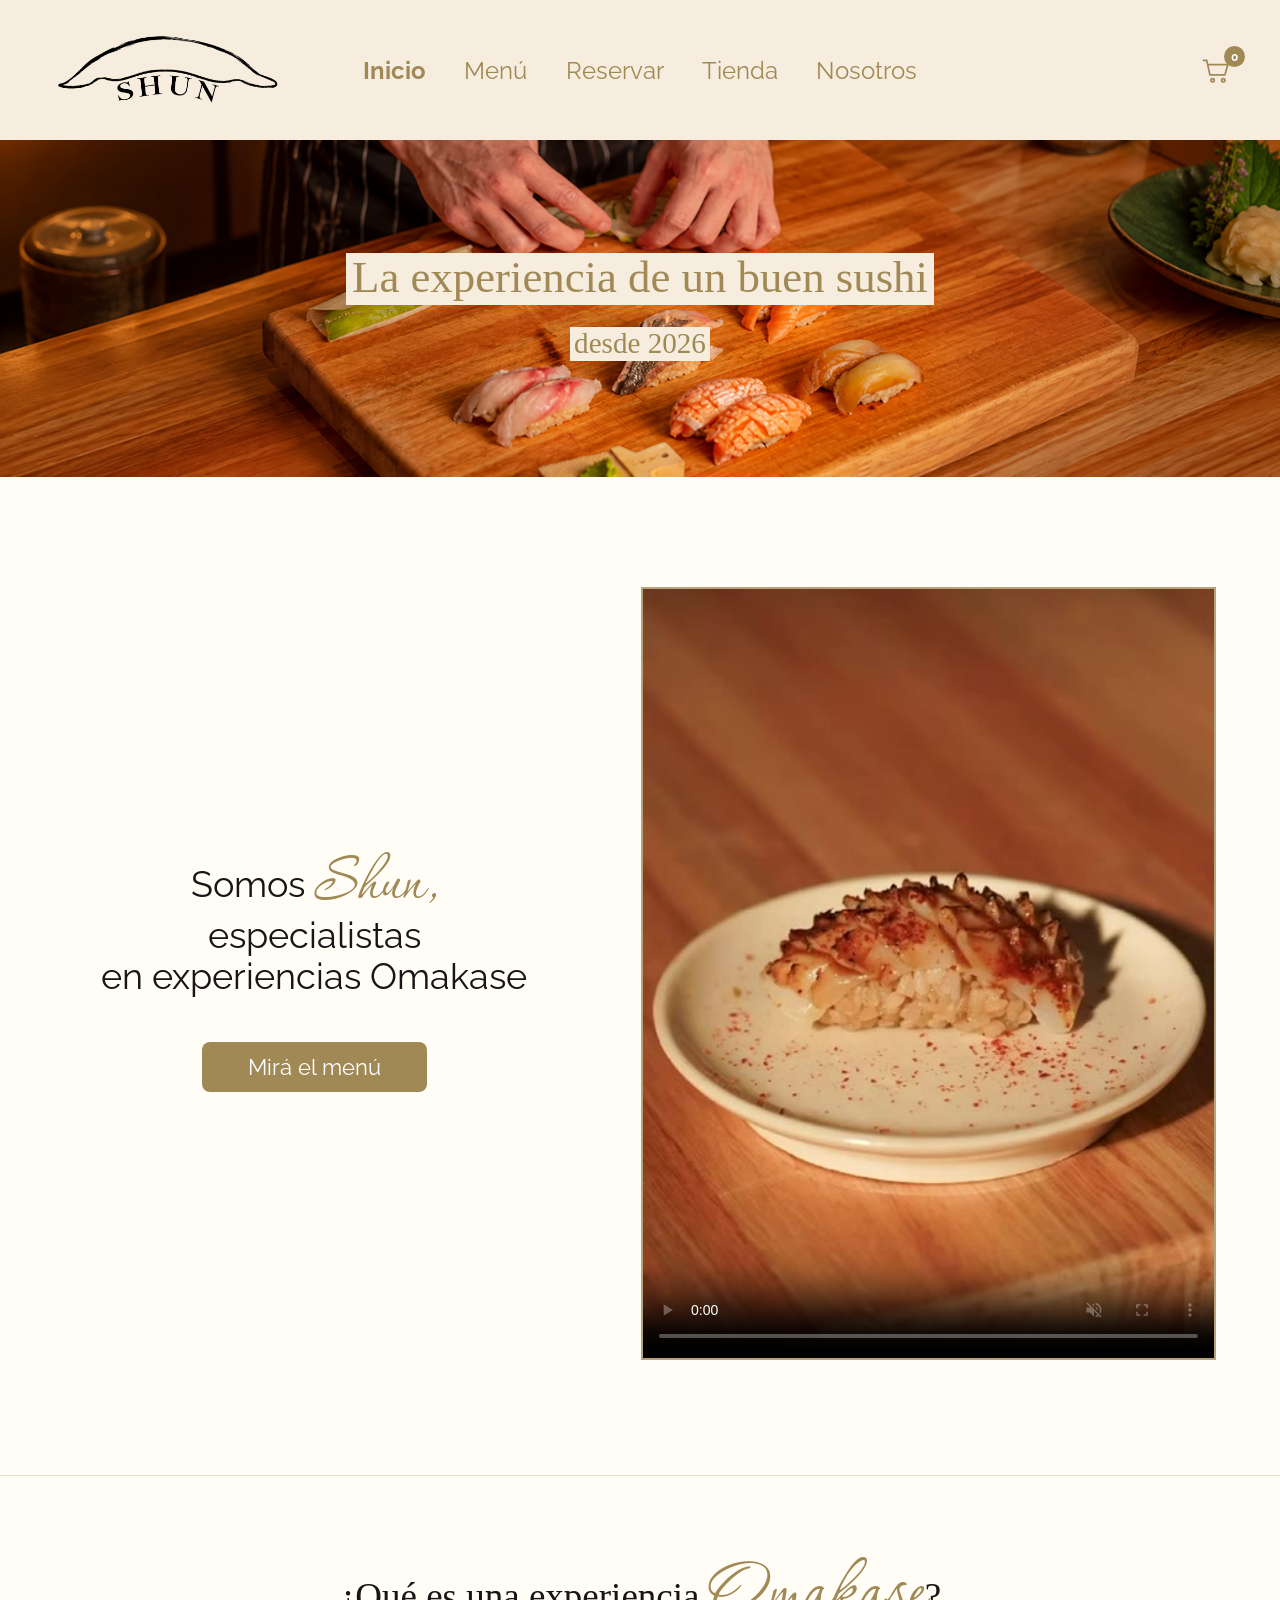
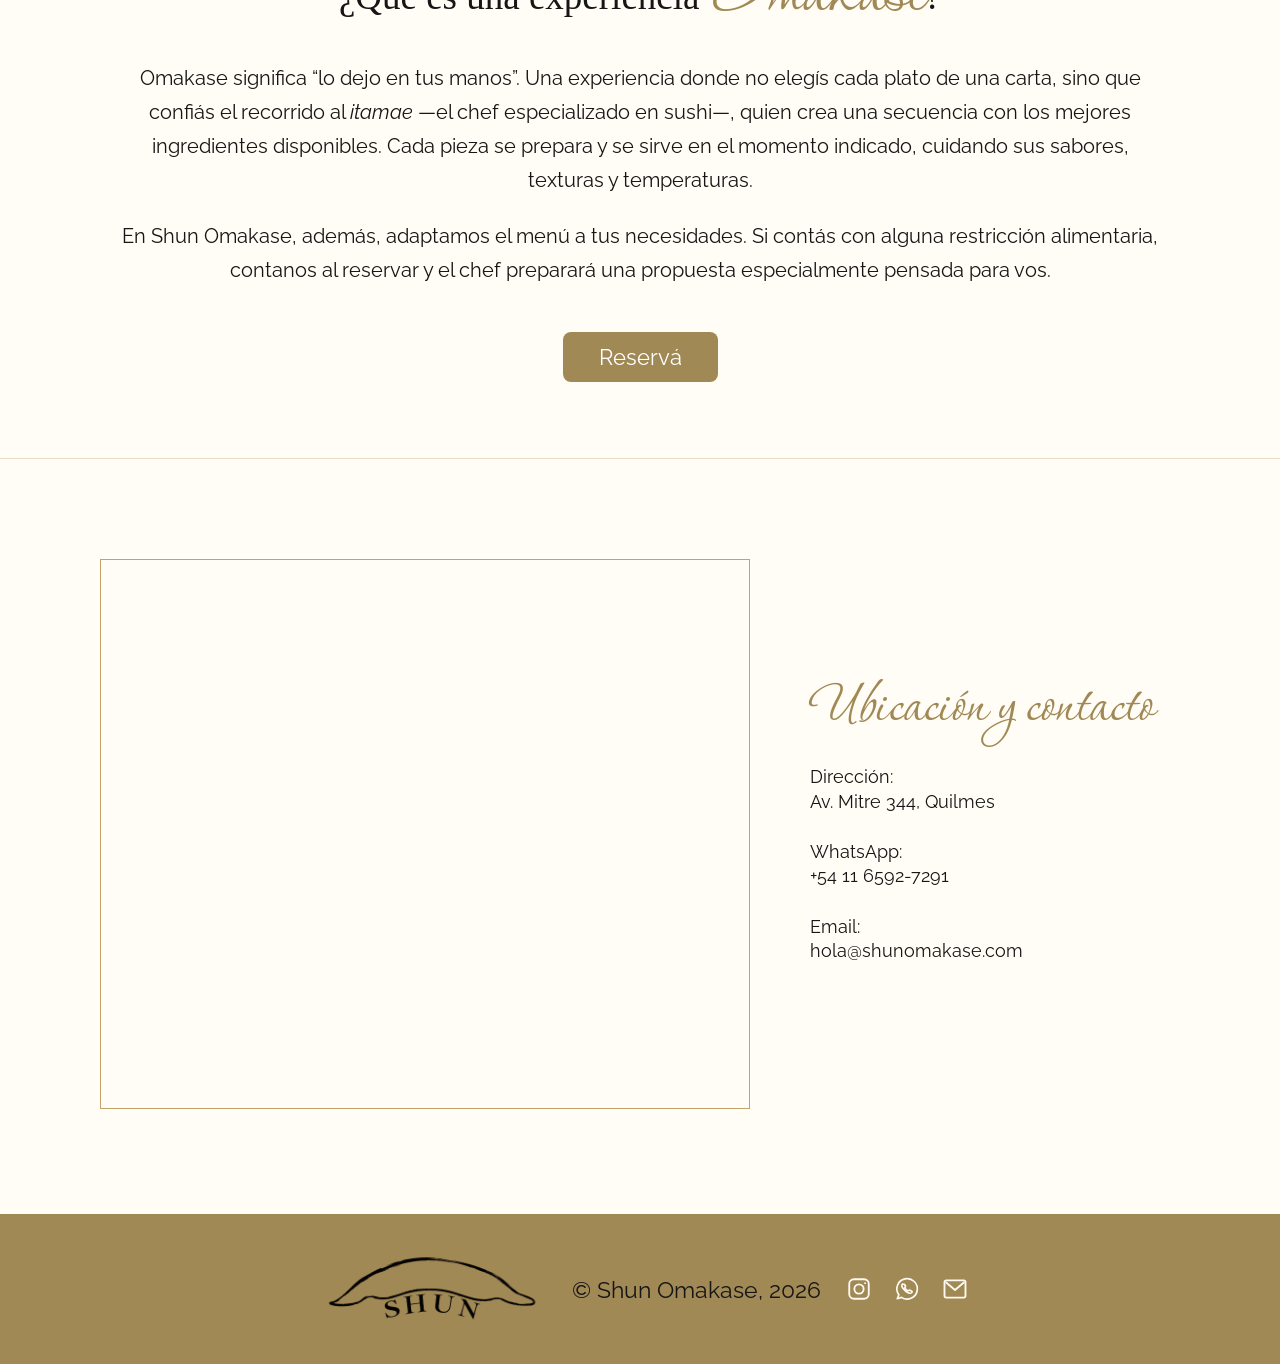
<file: index.html>
<!DOCTYPE html>
<html lang="es">
<head>
  <meta charset="UTF-8">
  <meta name="viewport" content="width=device-width, initial-scale=1.0">
  <title>Shun Omakase | Inicio</title>
  <link rel="preconnect" href="https://fonts.googleapis.com">
  <link rel="preconnect" href="https://fonts.gstatic.com" crossorigin>
  <link href="https://fonts.googleapis.com/css2?family=Corinthia:wght@400;700&amp;family=Raleway:wght@400;500;600;700&amp;display=swap" rel="stylesheet">
  <link rel="stylesheet" href="estilos.css">
  <script src="interacciones.js" defer></script>
</head>
<body>
  <header class="encabezado-sitio">
    <div class="contenido-encabezado">
      <a class="marca" href="index.html" aria-label="Shun Omakase, ir al inicio"><img src="logo.png" alt="Shun Omakase"></a>
      <nav class="navegacion-principal" id="menu-principal" aria-label="Navegación principal">
        <ul>
          <li><a href="index.html" aria-current="page">Inicio</a></li>
          <li><a href="menu.html">Menú</a></li>
          <li><a href="reservar.html">Reservar</a></li>
          <li><a href="tienda.html">Tienda</a></li>
          <li><a href="nosotros.html">Nosotros</a></li>
        </ul>
      </nav>
      <div class="acciones-encabezado">
        <a class="enlace-carrito" href="carrito.html" aria-label="Carrito, 0 productos">
          <svg viewBox="0 0 32 32" fill="none" stroke="currentColor" stroke-width="1.8" stroke-linecap="round" stroke-linejoin="round" aria-hidden="true" focusable="false"><path d="M2.5 5.5h3.4l3.3 15h15.5l3-10.5H7.2"/><circle cx="12" cy="26" r="1.7"/><circle cx="23" cy="26" r="1.7"/></svg>
          <span class="contador-carrito" aria-hidden="true">0</span>
        </a>
        <button class="boton-menu" type="button" aria-label="Abrir menú" aria-controls="menu-principal" aria-expanded="false"><span></span><span></span><span></span></button>
      </div>
    </div>
  </header>

  <main>
    <section class="portada-fotografica portada-inicio" aria-label="Experiencia Shun Omakase">
      <h1><span class="linea-portada"><span class="resaltado">La experiencia de un buen sushi</span></span><span class="linea-portada"><span class="resaltado texto-pequeno">desde 2026</span></span></h1>
    </section>

    <section class="seccion-presentacion">
      <div class="distribucion-presentacion">
        <div class="texto-presentacion">
          <h2><span>Somos <span class="palabra-manuscrita">Shun,</span></span><span>especialistas</span><span>en experiencias Omakase</span></h2>
          <a class="boton" href="menu.html">Mirá el menú</a>
        </div>
        <video class="video-presentacion" src="somos-shun.mp4" poster="video-portada.jpg" autoplay muted loop playsinline controls aria-label="Video de la preparación de sushi en Shun Omakase"></video>
      </div>
    </section>

    <section class="seccion-definicion">
      <div class="ancho-contenido">
        <h2 class="titulo-definicion">¿Qué es una experiencia <span class="palabra-manuscrita">Omakase</span>?</h2>
        <div class="texto-definicion">
          <p>Omakase significa “lo dejo en tus manos”. Una experiencia donde no elegís cada plato de una carta, sino que confiás el recorrido al <em>itamae</em> —el chef especializado en sushi—, quien crea una secuencia con los mejores ingredientes disponibles. Cada pieza se prepara y se sirve en el momento indicado, cuidando sus sabores, texturas y temperaturas.</p>
          <p>En Shun Omakase, además, adaptamos el menú a tus necesidades. Si contás con alguna restricción alimentaria, contanos al reservar y el chef preparará una propuesta especialmente pensada para vos.</p>
        </div>
        <a class="boton" href="reservar.html">Reservá</a>
      </div>
    </section>

    <section class="seccion-ubicacion" id="contacto">
      <div class="distribucion-ubicacion">
        <iframe title="Mapa de Shun Omakase en Av. Mitre 344, Quilmes" src="https://www.google.com/maps?q=Av.%20Mitre%20344%2C%20Quilmes%2C%20Buenos%20Aires%2C%20Argentina&amp;output=embed" loading="lazy" referrerpolicy="no-referrer-when-downgrade" allowfullscreen></iframe>
        <div class="datos-ubicacion">
          <h2 class="palabra-manuscrita">Ubicación y contacto</h2>
          <p>Dirección:<br>Av. Mitre 344, Quilmes</p>
          <p>WhatsApp:<br><a href="https://wa.me/541165927291" target="_blank" rel="noopener noreferrer">+54 11 6592-7291</a></p>
          <p>Email:<br><a href="mailto:hola@shunomakase.com">hola@shunomakase.com</a></p>
        </div>
      </div>
    </section>
  </main>

  <footer class="pie-sitio">
    <div class="contenido-pie">
      <a href="index.html" aria-label="Shun Omakase, ir al inicio"><img class="logo-pie" src="logo.png" alt="Shun Omakase"></a>
      <p>© Shun Omakase, 2026</p>
      <div class="enlaces-redes" aria-label="Contacto y redes">
        <span title="Instagram"><img src="instagram.svg" alt="Instagram"></span>
        <a href="https://wa.me/541165927291" target="_blank" rel="noopener noreferrer" aria-label="Escribir por WhatsApp"><img src="whatsapp.svg" alt=""></a>
        <a href="mailto:hola@shunomakase.com" aria-label="Enviar un correo"><img src="correo.svg" alt=""></a>
      </div>
    </div>
  </footer>
</body>
</html>
</file>
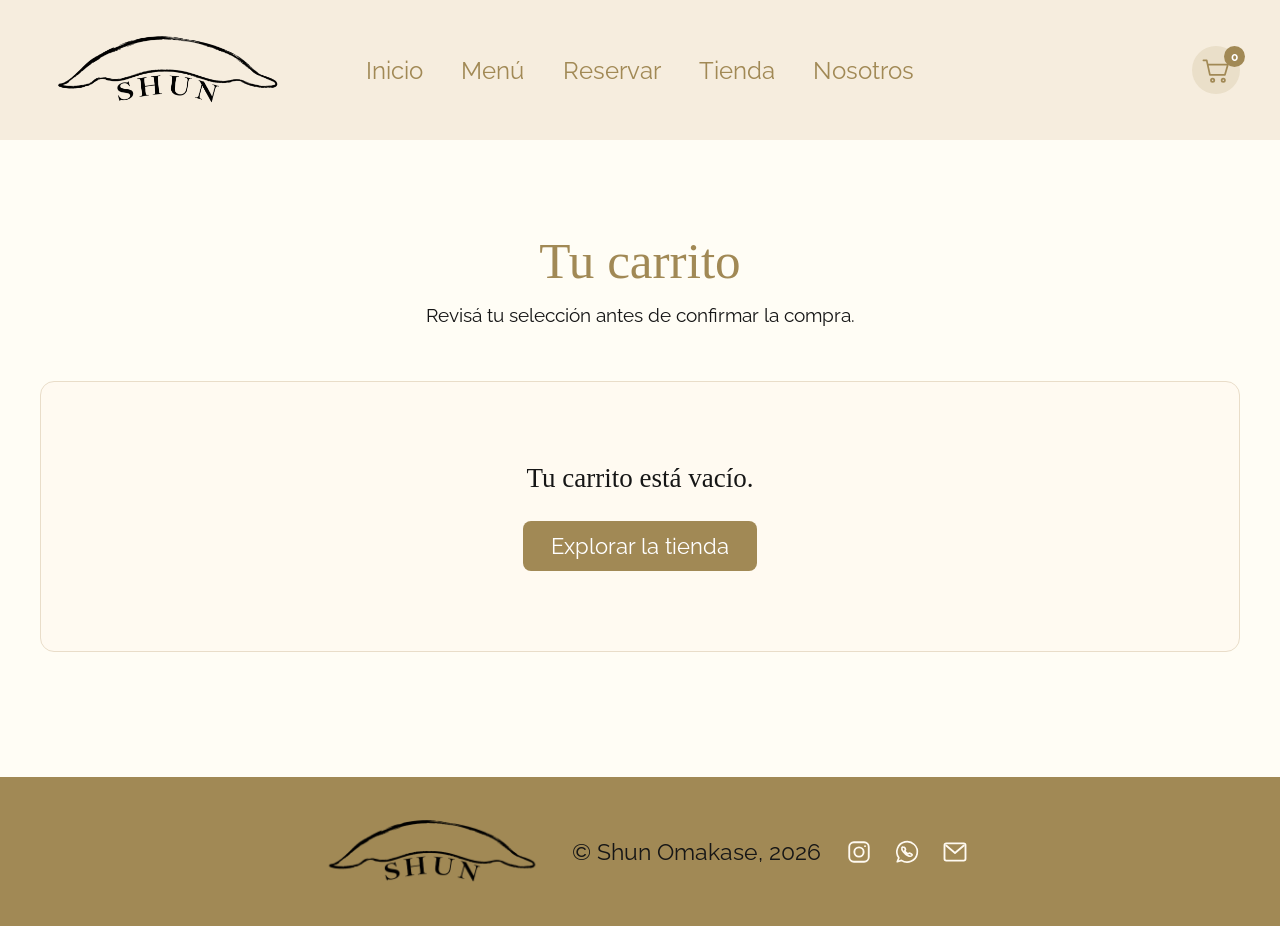
<file: carrito.html>
<!DOCTYPE html>
<html lang="es">
<head>
  <meta charset="UTF-8">
  <meta name="viewport" content="width=device-width, initial-scale=1.0">
  <title>Shun Omakase | Carrito</title>
  <link rel="preconnect" href="https://fonts.googleapis.com">
  <link rel="preconnect" href="https://fonts.gstatic.com" crossorigin>
  <link href="https://fonts.googleapis.com/css2?family=Corinthia:wght@400;700&amp;family=Raleway:wght@400;500;600;700&amp;display=swap" rel="stylesheet">
  <link rel="stylesheet" href="estilos.css">
  <script src="interacciones.js" defer></script>
</head>
<body class="pagina-carrito">
  <header class="encabezado-sitio">
    <div class="contenido-encabezado">
      <a class="marca" href="index.html" aria-label="Shun Omakase, ir al inicio"><img src="logo.png" alt="Shun Omakase"></a>
      <nav class="navegacion-principal" id="menu-principal" aria-label="Navegación principal">
        <ul>
          <li><a href="index.html">Inicio</a></li>
          <li><a href="menu.html">Menú</a></li>
          <li><a href="reservar.html">Reservar</a></li>
          <li><a href="tienda.html">Tienda</a></li>
          <li><a href="nosotros.html">Nosotros</a></li>
        </ul>
      </nav>
      <div class="acciones-encabezado">
        <a class="enlace-carrito" href="carrito.html" aria-current="page" aria-label="Carrito, 0 productos">
          <svg viewBox="0 0 32 32" fill="none" stroke="currentColor" stroke-width="1.8" stroke-linecap="round" stroke-linejoin="round" aria-hidden="true" focusable="false"><path d="M2.5 5.5h3.4l3.3 15h15.5l3-10.5H7.2"/><circle cx="12" cy="26" r="1.7"/><circle cx="23" cy="26" r="1.7"/></svg>
          <span class="contador-carrito" aria-hidden="true">0</span>
        </a>
        <button class="boton-menu" type="button" aria-label="Abrir menú" aria-controls="menu-principal" aria-expanded="false"><span></span><span></span><span></span></button>
      </div>
    </div>
  </header>

  <main>
    <section class="seccion-carrito" aria-labelledby="titulo-carrito">
      <div class="encabezado-carrito">
        <h1 id="titulo-carrito">Tu carrito</h1>
        <p>Revisá tu selección antes de confirmar la compra.</p>
      </div>
      <div class="carrito-vacio" id="carrito-vacio" hidden>
        <p>Tu carrito está vacío.</p>
        <a class="boton" href="tienda.html">Explorar la tienda</a>
      </div>
      <div class="contenido-carrito" id="contenido-carrito" hidden>
        <div class="lista-carrito" id="lista-carrito" aria-live="polite"></div>
        <aside class="resumen-carrito" aria-label="Resumen de compra">
          <h2>Resumen</h2>
          <div class="linea-total"><span>Total</span><strong id="total-carrito">$0</strong></div>
          <form id="formulario-carrito" aria-label="Confirmar compra simulada">
            <label for="nombre-comprador">Nombre:</label>
            <input id="nombre-comprador" name="nombre" type="text" placeholder="Escribí tu nombre" autocomplete="name" required>
            <label for="correo-comprador">Correo electrónico:</label>
            <input id="correo-comprador" name="correo" type="email" placeholder="nombre@gmail.com" autocomplete="email" required>
            <button class="boton-comprar" type="submit">Confirmar compra</button>
          </form>
        </aside>
      </div>
    </section>
  </main>

  <footer class="pie-sitio">
    <div class="contenido-pie">
      <a href="index.html" aria-label="Shun Omakase, ir al inicio"><img class="logo-pie" src="logo.png" alt="Shun Omakase"></a>
      <p>© Shun Omakase, 2026</p>
      <div class="enlaces-redes" aria-label="Contacto y redes">
        <span title="Instagram"><img src="instagram.svg" alt="Instagram"></span>
        <a href="https://wa.me/541165927291" target="_blank" rel="noopener noreferrer" aria-label="Escribir por WhatsApp"><img src="whatsapp.svg" alt=""></a>
        <a href="mailto:hola@shunomakase.com" aria-label="Enviar un correo"><img src="correo.svg" alt=""></a>
      </div>
    </div>
  </footer>
</body>
</html>
</file>
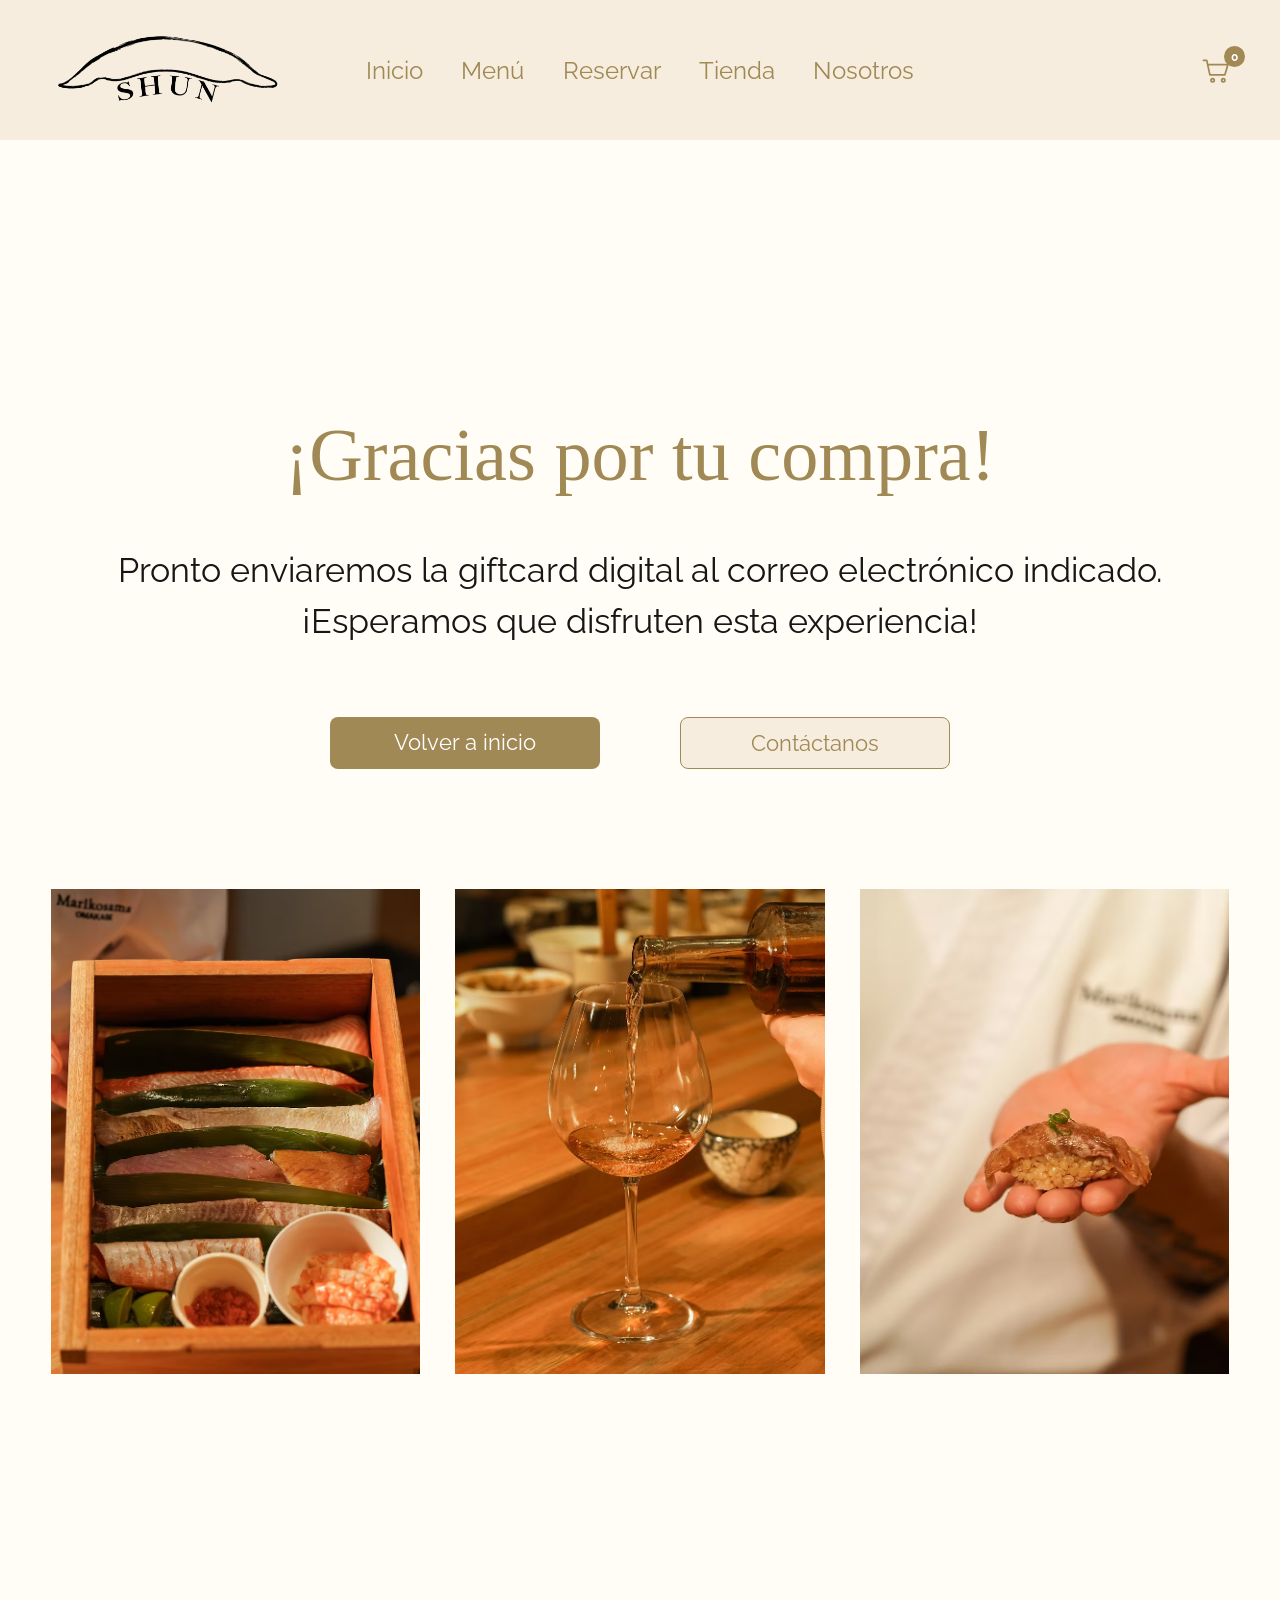
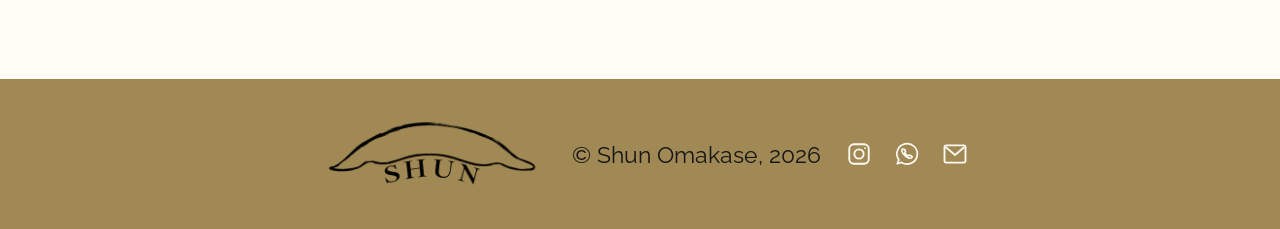
<file: confirmacion-compra.html>
<!DOCTYPE html>
<html lang="es">
<head>
  <meta charset="UTF-8">
  <meta name="viewport" content="width=device-width, initial-scale=1.0">
  <title>Shun Omakase | Compra confirmada</title>
  <link rel="preconnect" href="https://fonts.googleapis.com">
  <link rel="preconnect" href="https://fonts.gstatic.com" crossorigin>
  <link href="https://fonts.googleapis.com/css2?family=Corinthia:wght@400;700&amp;family=Raleway:wght@400;500;600;700&amp;display=swap" rel="stylesheet">
  <link rel="stylesheet" href="estilos.css">
  <script src="interacciones.js" defer></script>
</head>
<body>
  <header class="encabezado-sitio">
    <div class="contenido-encabezado">
      <a class="marca" href="index.html" aria-label="Shun Omakase, ir al inicio"><img src="logo.png" alt="Shun Omakase"></a>
      <nav class="navegacion-principal" id="menu-principal" aria-label="Navegación principal">
        <ul>
          <li><a href="index.html">Inicio</a></li>
          <li><a href="menu.html">Menú</a></li>
          <li><a href="reservar.html">Reservar</a></li>
          <li><a href="tienda.html">Tienda</a></li>
          <li><a href="nosotros.html">Nosotros</a></li>
        </ul>
      </nav>
      <div class="acciones-encabezado">
        <a class="enlace-carrito" href="carrito.html" aria-label="Carrito, 0 productos">
          <svg viewBox="0 0 32 32" fill="none" stroke="currentColor" stroke-width="1.8" stroke-linecap="round" stroke-linejoin="round" aria-hidden="true" focusable="false"><path d="M2.5 5.5h3.4l3.3 15h15.5l3-10.5H7.2"/><circle cx="12" cy="26" r="1.7"/><circle cx="23" cy="26" r="1.7"/></svg>
          <span class="contador-carrito" aria-hidden="true">0</span>
        </a>
        <button class="boton-menu" type="button" aria-label="Abrir menú" aria-controls="menu-principal" aria-expanded="false"><span></span><span></span><span></span></button>
      </div>
    </div>
  </header>

  <main>
    <section class="seccion-confirmacion" aria-labelledby="titulo-confirmacion">
      <h1 id="titulo-confirmacion">¡Gracias por tu compra!</h1>
      <p id="mensaje-confirmacion-compra">Pronto enviaremos la giftcard digital al correo electrónico indicado.<br>¡Esperamos que disfruten esta experiencia!</p>
      <div class="acciones-confirmacion">
        <a class="boton" href="index.html">Volver a inicio</a>
        <a class="boton boton-contorno" href="index.html#contacto">Contáctanos</a>
      </div>
      <div class="galeria-confirmacion" aria-label="Imágenes de la experiencia Shun Omakase">
        <img src="compra-1.png" alt="Selección de piezas de sushi en una caja de madera" loading="lazy">
        <img src="compra-2.png" alt="Una bebida servida en una copa" loading="lazy">
        <img src="compra-3.png" alt="Un itamae presenta una pieza de sushi" loading="lazy">
      </div>
    </section>
  </main>

  <footer class="pie-sitio">
    <div class="contenido-pie">
      <a href="index.html" aria-label="Shun Omakase, ir al inicio"><img class="logo-pie" src="logo.png" alt="Shun Omakase"></a>
      <p>© Shun Omakase, 2026</p>
      <div class="enlaces-redes" aria-label="Contacto y redes">
        <span title="Instagram"><img src="instagram.svg" alt="Instagram"></span>
        <a href="https://wa.me/541165927291" target="_blank" rel="noopener noreferrer" aria-label="Escribir por WhatsApp"><img src="whatsapp.svg" alt=""></a>
        <a href="mailto:hola@shunomakase.com" aria-label="Enviar un correo"><img src="correo.svg" alt=""></a>
      </div>
    </div>
  </footer>
</body>
</html>
</file>
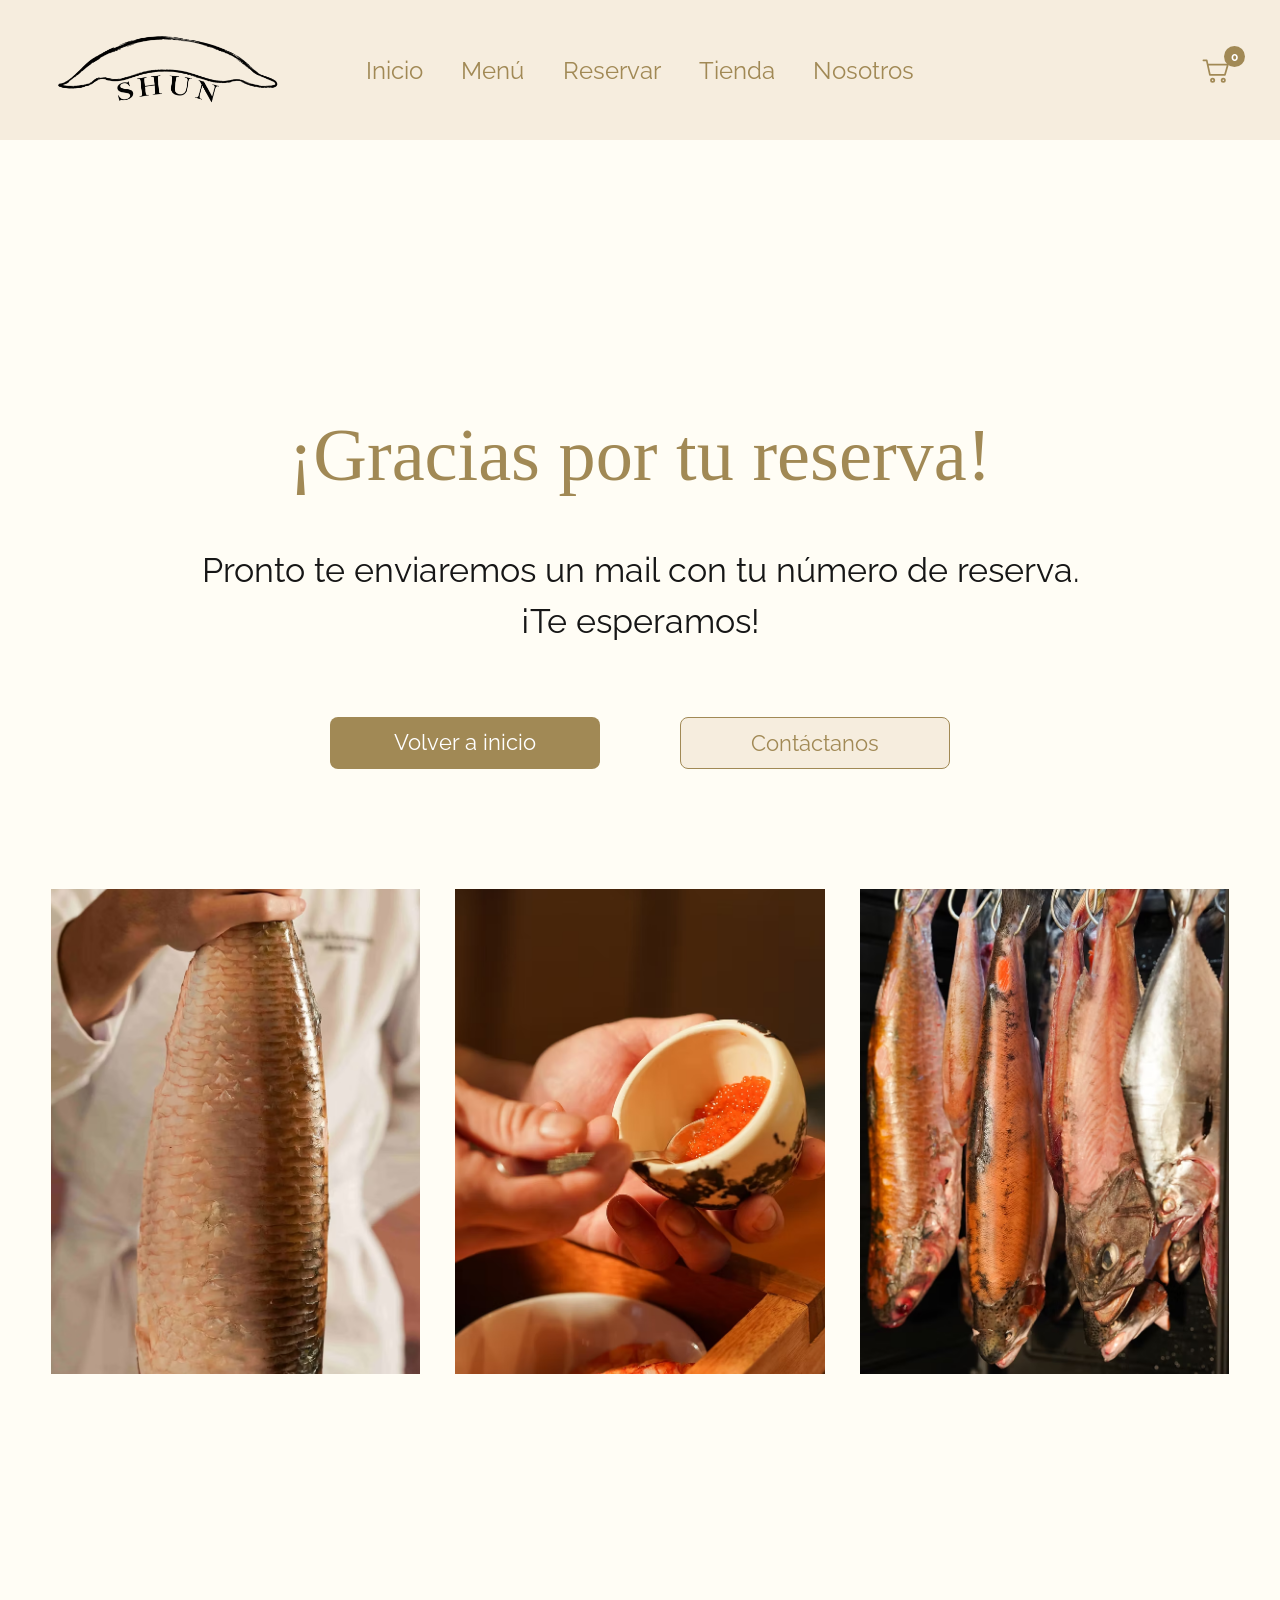
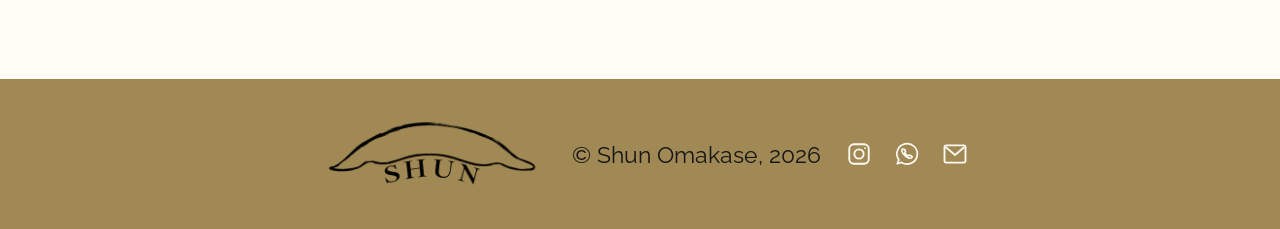
<file: confirmacion-reserva.html>
<!DOCTYPE html>
<html lang="es">
<head>
  <meta charset="UTF-8">
  <meta name="viewport" content="width=device-width, initial-scale=1.0">
  <title>Shun Omakase | Reserva confirmada</title>
  <link rel="preconnect" href="https://fonts.googleapis.com">
  <link rel="preconnect" href="https://fonts.gstatic.com" crossorigin>
  <link href="https://fonts.googleapis.com/css2?family=Corinthia:wght@400;700&amp;family=Raleway:wght@400;500;600;700&amp;display=swap" rel="stylesheet">
  <link rel="stylesheet" href="estilos.css">
  <script src="interacciones.js" defer></script>
</head>
<body>
  <header class="encabezado-sitio">
    <div class="contenido-encabezado">
      <a class="marca" href="index.html" aria-label="Shun Omakase, ir al inicio"><img src="logo.png" alt="Shun Omakase"></a>
      <nav class="navegacion-principal" id="menu-principal" aria-label="Navegación principal">
        <ul>
          <li><a href="index.html">Inicio</a></li>
          <li><a href="menu.html">Menú</a></li>
          <li><a href="reservar.html">Reservar</a></li>
          <li><a href="tienda.html">Tienda</a></li>
          <li><a href="nosotros.html">Nosotros</a></li>
        </ul>
      </nav>
      <div class="acciones-encabezado">
        <a class="enlace-carrito" href="carrito.html" aria-label="Carrito, 0 productos">
          <svg viewBox="0 0 32 32" fill="none" stroke="currentColor" stroke-width="1.8" stroke-linecap="round" stroke-linejoin="round" aria-hidden="true" focusable="false"><path d="M2.5 5.5h3.4l3.3 15h15.5l3-10.5H7.2"/><circle cx="12" cy="26" r="1.7"/><circle cx="23" cy="26" r="1.7"/></svg>
          <span class="contador-carrito" aria-hidden="true">0</span>
        </a>
        <button class="boton-menu" type="button" aria-label="Abrir menú" aria-controls="menu-principal" aria-expanded="false"><span></span><span></span><span></span></button>
      </div>
    </div>
  </header>

  <main>
    <section class="seccion-confirmacion" aria-labelledby="titulo-confirmacion">
      <h1 id="titulo-confirmacion">¡Gracias por tu reserva!</h1>
      <p>Pronto te enviaremos un mail con tu número de reserva.<br>¡Te esperamos!</p>
      <div class="acciones-confirmacion">
        <a class="boton" href="index.html">Volver a inicio</a>
        <a class="boton boton-contorno" href="index.html#contacto">Contáctanos</a>
      </div>
      <div class="galeria-confirmacion" aria-label="Imágenes de la experiencia Shun Omakase">
        <img src="reserva-1.png" alt="Itamae sostiene un pescado fresco" loading="lazy">
        <img src="reserva-2.png" alt="Preparación con huevas de salmón" loading="lazy">
        <img src="reserva-3.png" alt="Pescados de temporada colgados" loading="lazy">
      </div>
    </section>
  </main>

  <footer class="pie-sitio">
    <div class="contenido-pie">
      <a href="index.html" aria-label="Shun Omakase, ir al inicio"><img class="logo-pie" src="logo.png" alt="Shun Omakase"></a>
      <p>© Shun Omakase, 2026</p>
      <div class="enlaces-redes" aria-label="Contacto y redes">
        <span title="Instagram"><img src="instagram.svg" alt="Instagram"></span>
        <a href="https://wa.me/541165927291" target="_blank" rel="noopener noreferrer" aria-label="Escribir por WhatsApp"><img src="whatsapp.svg" alt=""></a>
        <a href="mailto:hola@shunomakase.com" aria-label="Enviar un correo"><img src="correo.svg" alt=""></a>
      </div>
    </div>
  </footer>
</body>
</html>
</file>
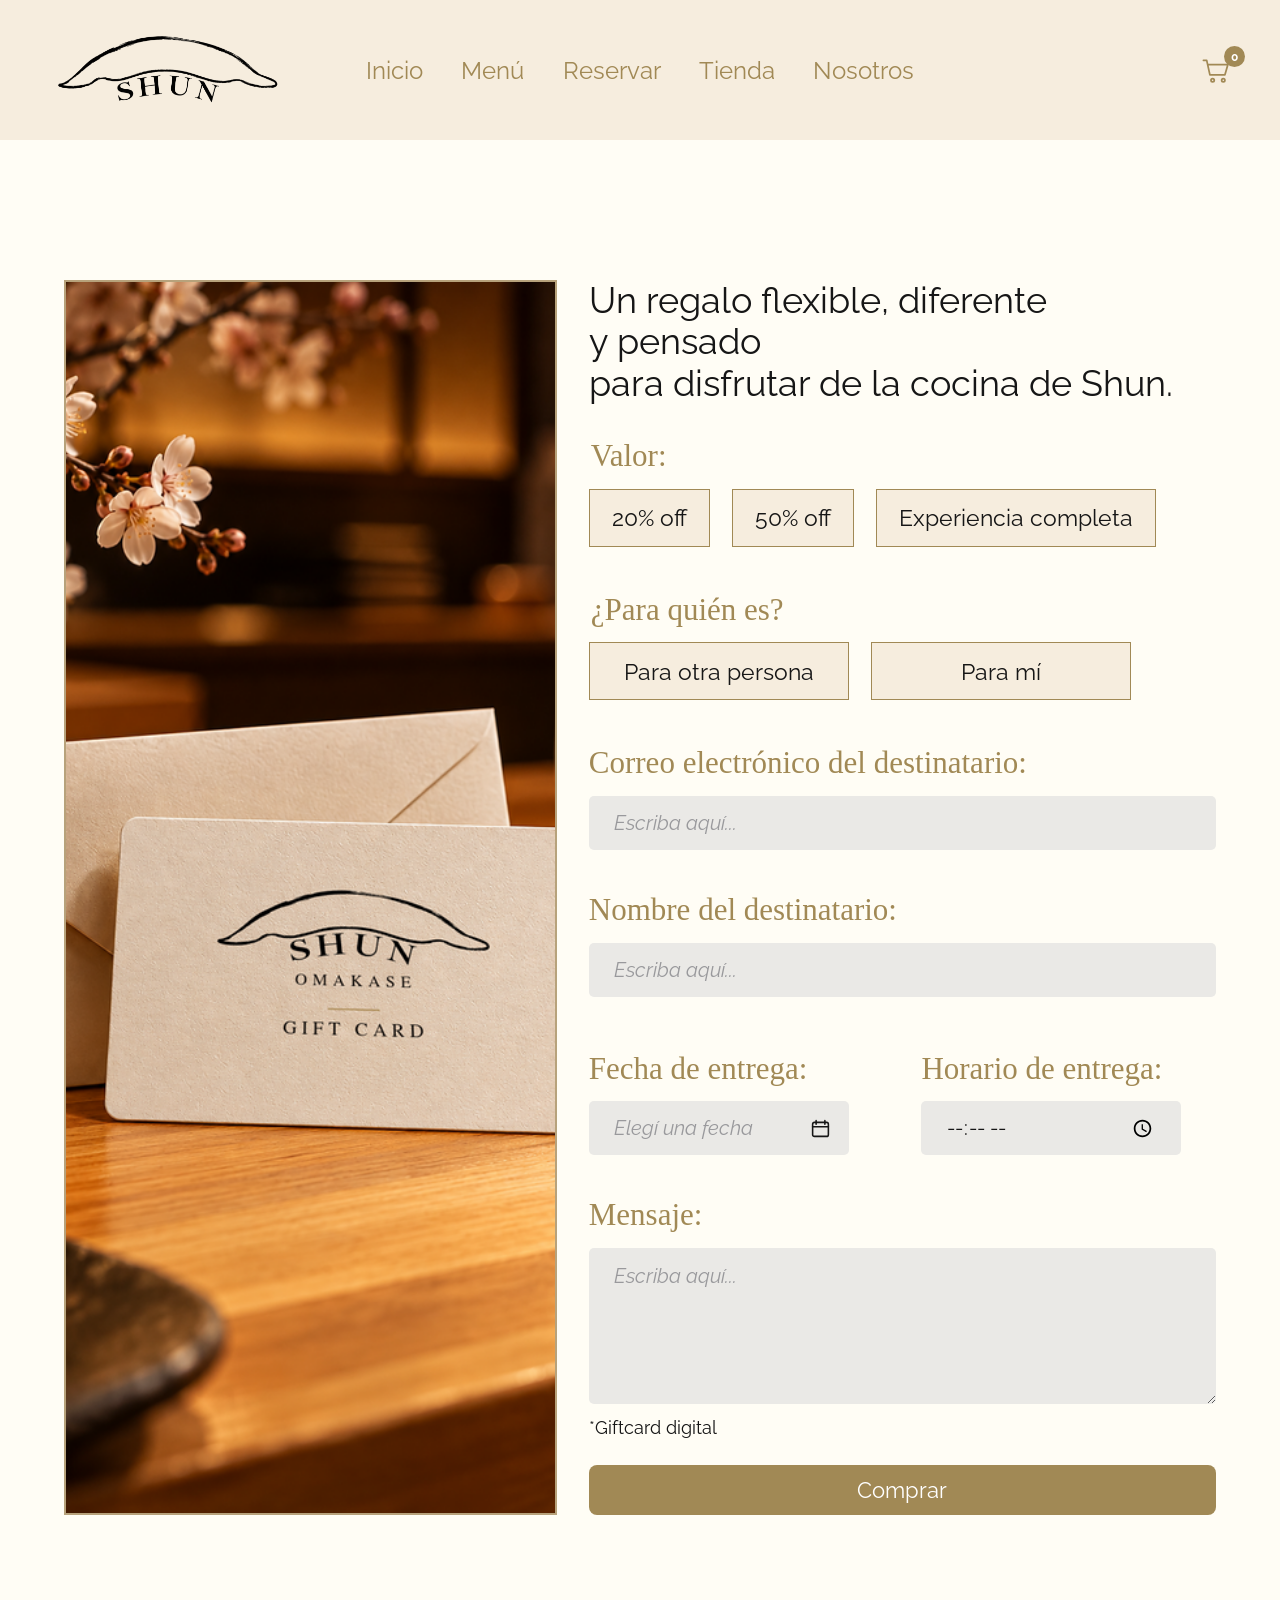
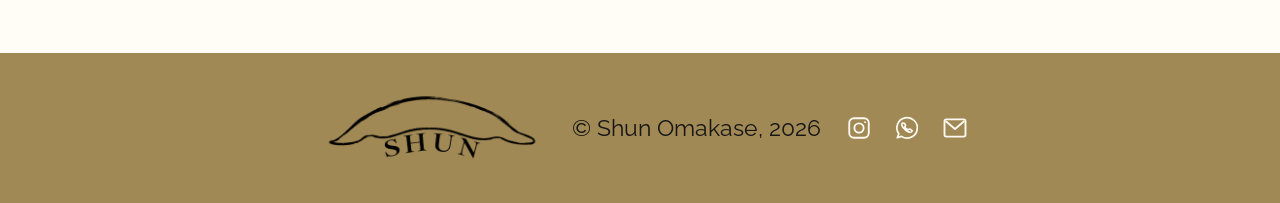
<file: giftcards.html>
<!DOCTYPE html>
<html lang="es">
<head>
  <meta charset="UTF-8">
  <meta name="viewport" content="width=device-width, initial-scale=1.0">
  <title>Shun Omakase | Giftcards</title>
  <link rel="preconnect" href="https://fonts.googleapis.com">
  <link rel="preconnect" href="https://fonts.gstatic.com" crossorigin>
  <link href="https://fonts.googleapis.com/css2?family=Corinthia:wght@400;700&amp;family=Raleway:wght@400;500;600;700&amp;display=swap" rel="stylesheet">
  <link rel="stylesheet" href="estilos.css">
  <script src="interacciones.js" defer></script>
</head>
<body>
  <header class="encabezado-sitio">
    <div class="contenido-encabezado">
      <a class="marca" href="index.html" aria-label="Shun Omakase, ir al inicio"><img src="logo.png" alt="Shun Omakase"></a>
      <nav class="navegacion-principal" id="menu-principal" aria-label="Navegación principal">
        <ul>
          <li><a href="index.html">Inicio</a></li>
          <li><a href="menu.html">Menú</a></li>
          <li><a href="reservar.html">Reservar</a></li>
          <li><a href="tienda.html">Tienda</a></li>
          <li><a href="nosotros.html">Nosotros</a></li>
        </ul>
      </nav>
      <div class="acciones-encabezado">
        <a class="enlace-carrito" href="carrito.html" aria-label="Carrito, 0 productos">
          <svg viewBox="0 0 32 32" fill="none" stroke="currentColor" stroke-width="1.8" stroke-linecap="round" stroke-linejoin="round" aria-hidden="true" focusable="false"><path d="M2.5 5.5h3.4l3.3 15h15.5l3-10.5H7.2"/><circle cx="12" cy="26" r="1.7"/><circle cx="23" cy="26" r="1.7"/></svg>
          <span class="contador-carrito" aria-hidden="true">0</span>
        </a>
        <button class="boton-menu" type="button" aria-label="Abrir menú" aria-controls="menu-principal" aria-expanded="false"><span></span><span></span><span></span></button>
      </div>
    </div>
  </header>

  <main>
    <section class="seccion-giftcards" aria-labelledby="titulo-giftcard">
      <div class="distribucion-giftcards">
        <img class="foto-giftcard" src="giftcard.png" alt="Presentación de la gift card de Shun Omakase con flores y un sobre">
        <div class="contenido-giftcard">
          <h1 id="titulo-giftcard">Un regalo flexible, diferente y pensado<br class="salto-escritorio"> para disfrutar de la cocina de Shun.</h1>
          <form class="formulario-giftcard" id="formulario-giftcard" aria-label="Compra simulada de una gift card">
            <fieldset class="grupo-opciones">
              <legend>Valor:</legend>
              <div class="opciones-valor">
                <input class="opcion-oculta" type="radio" name="valor" id="valor-20" value="20% off" required><label for="valor-20">20% off</label>
                <input class="opcion-oculta" type="radio" name="valor" id="valor-50" value="50% off" required><label for="valor-50">50% off</label>
                <input class="opcion-oculta" type="radio" name="valor" id="valor-completa" value="Experiencia completa" required><label for="valor-completa">Experiencia completa</label>
              </div>
            </fieldset>
            <fieldset class="grupo-opciones">
              <legend>¿Para quién es?</legend>
              <div class="opciones-destinatario">
                <input class="opcion-oculta" type="radio" name="destino" id="destino-otra" value="otra persona" required><label for="destino-otra">Para otra persona</label>
                <input class="opcion-oculta" type="radio" name="destino" id="destino-propio" value="para mí" required><label for="destino-propio">Para mí</label>
              </div>
            </fieldset>
            <label for="correo-destinatario" id="etiqueta-correo">Correo electrónico del destinatario:</label>
            <input id="correo-destinatario" name="correo-destinatario" type="email" placeholder="Escriba aquí..." required>
            <label for="nombre-destinatario" id="etiqueta-nombre">Nombre del destinatario:</label>
            <input id="nombre-destinatario" name="nombre-destinatario" type="text" placeholder="Escriba aquí..." required>
            <div class="campos-entrega">
              <div class="selector-fecha">
                <label for="fecha-entrega">Fecha de entrega:</label>
                <input id="fecha-entrega" name="fecha-entrega" type="text" placeholder="Elegí una fecha" readonly required aria-haspopup="dialog" aria-controls="calendario-entrega" aria-expanded="false" aria-errormessage="error-fecha-entrega">
                <div class="calendario-reserva" id="calendario-entrega" role="dialog" aria-label="Elegir fecha de entrega" hidden>
                  <div class="cabecera-calendario">
                    <button type="button" id="mes-anterior-entrega" aria-label="Mes anterior">‹</button>
                    <strong id="mes-calendario-entrega" aria-live="polite"></strong>
                    <button type="button" id="mes-siguiente-entrega" aria-label="Mes siguiente">›</button>
                  </div>
                  <div class="dias-semana" aria-hidden="true"><span>Lu</span><span>Ma</span><span>Mi</span><span>Ju</span><span>Vi</span><span>Sá</span><span>Do</span></div>
                  <div class="dias-calendario" id="dias-calendario-entrega"></div>
                </div>
                <p class="error-fecha" id="error-fecha-entrega" role="alert" hidden></p>
              </div>
              <div><label for="hora-entrega">Horario de entrega:</label><input id="hora-entrega" name="hora-entrega" type="time" required></div>
            </div>
            <label for="mensaje-giftcard">Mensaje:</label>
            <textarea id="mensaje-giftcard" name="mensaje" placeholder="Escriba aquí..." required></textarea>
            <p class="aclaracion-giftcard">*Giftcard digital</p>
            <button class="boton-comprar" type="submit">Comprar</button>
          </form>
        </div>
      </div>
    </section>
  </main>

  <footer class="pie-sitio">
    <div class="contenido-pie">
      <a href="index.html" aria-label="Shun Omakase, ir al inicio"><img class="logo-pie" src="logo.png" alt="Shun Omakase"></a>
      <p>© Shun Omakase, 2026</p>
      <div class="enlaces-redes" aria-label="Contacto y redes">
        <span title="Instagram"><img src="instagram.svg" alt="Instagram"></span>
        <a href="https://wa.me/541165927291" target="_blank" rel="noopener noreferrer" aria-label="Escribir por WhatsApp"><img src="whatsapp.svg" alt=""></a>
        <a href="mailto:hola@shunomakase.com" aria-label="Enviar un correo"><img src="correo.svg" alt=""></a>
      </div>
    </div>
  </footer>
</body>
</html>
</file>
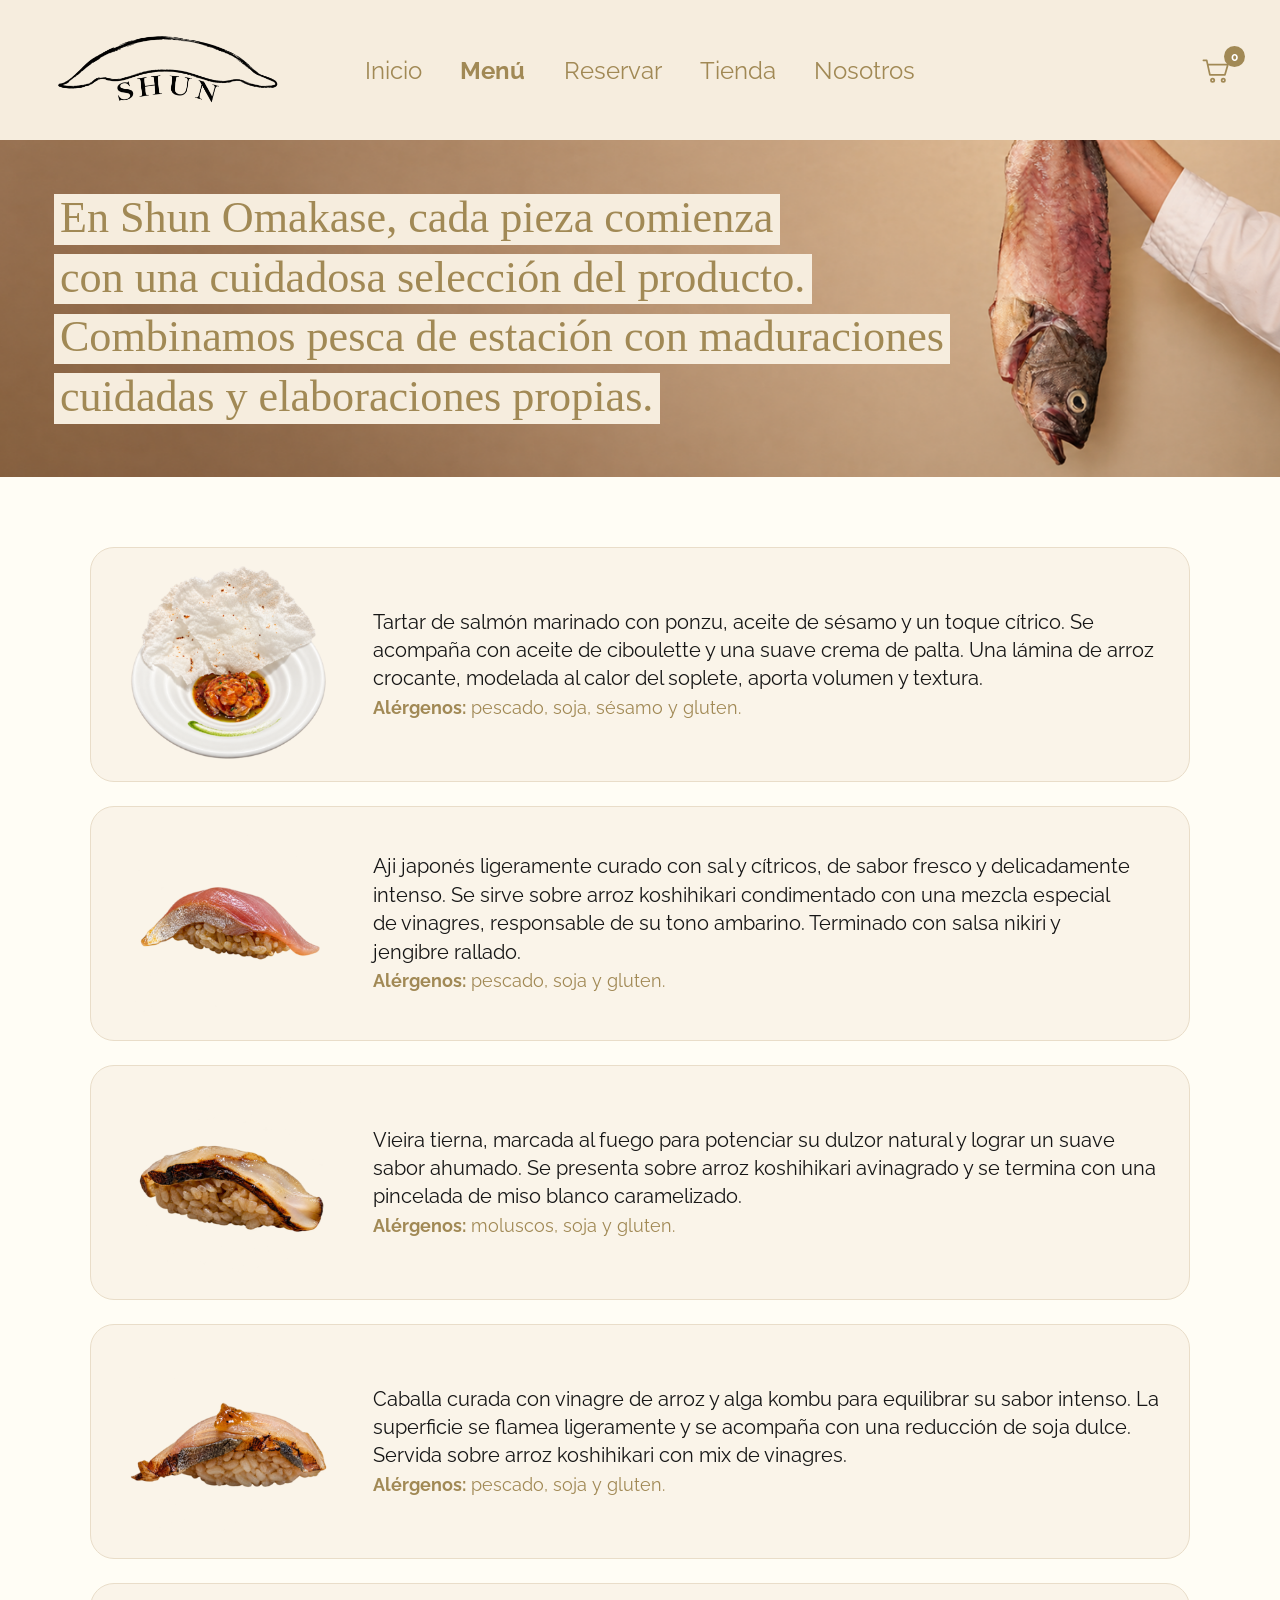
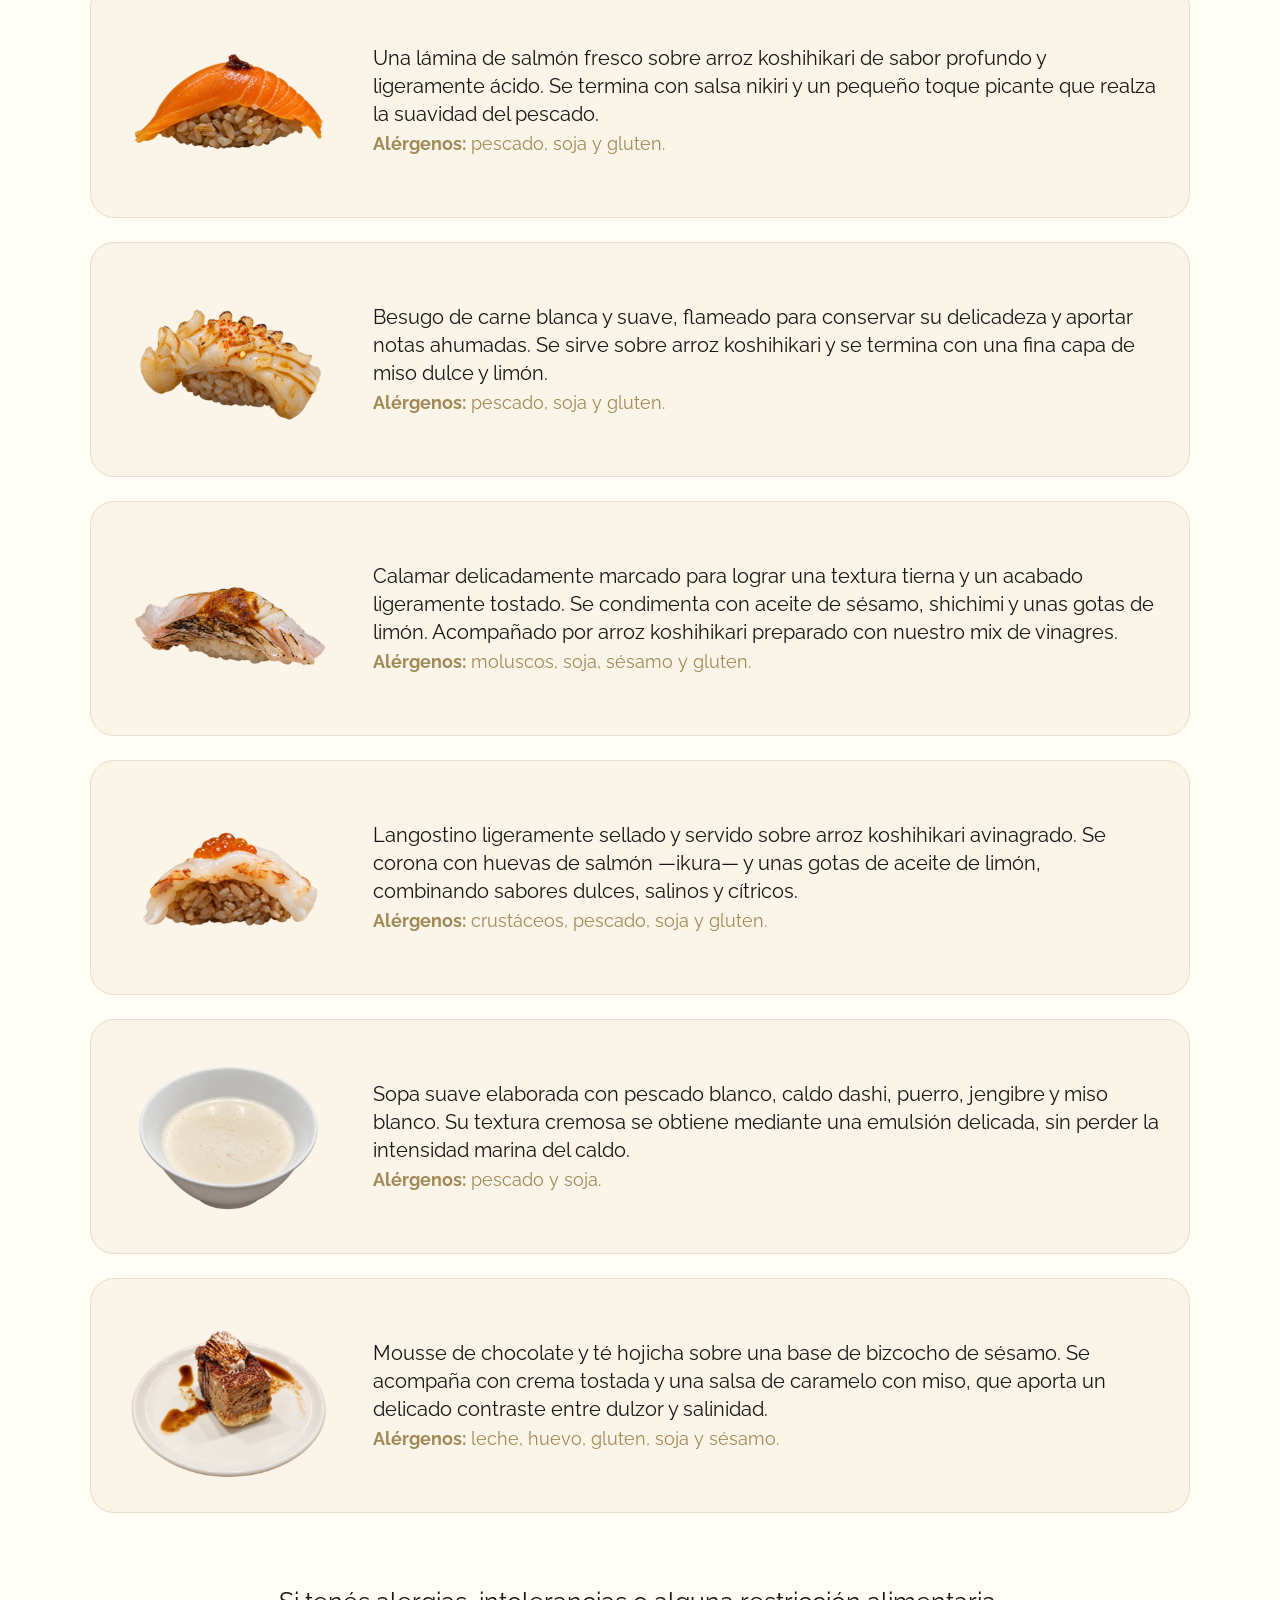
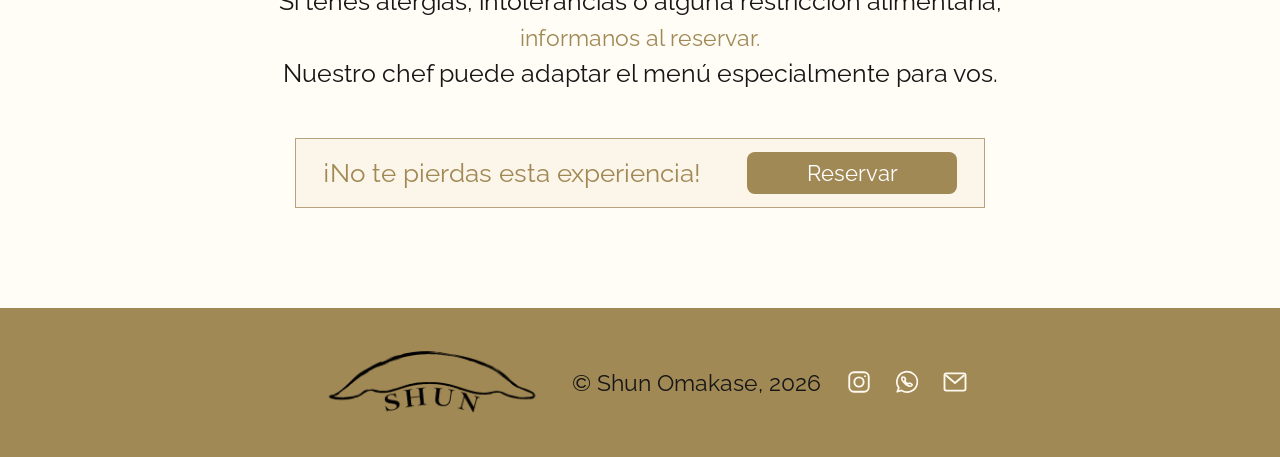
<file: menu.html>
<!DOCTYPE html>
<html lang="es">
<head>
  <meta charset="UTF-8">
  <meta name="viewport" content="width=device-width, initial-scale=1.0">
  <title>Shun Omakase | Menú</title>
  <link rel="preconnect" href="https://fonts.googleapis.com">
  <link rel="preconnect" href="https://fonts.gstatic.com" crossorigin>
  <link href="https://fonts.googleapis.com/css2?family=Corinthia:wght@400;700&amp;family=Raleway:wght@400;500;600;700&amp;display=swap" rel="stylesheet">
  <link rel="stylesheet" href="estilos.css">
  <script src="interacciones.js" defer></script>
</head>
<body>
  <header class="encabezado-sitio">
    <div class="contenido-encabezado">
      <a class="marca" href="index.html" aria-label="Shun Omakase, ir al inicio"><img src="logo.png" alt="Shun Omakase"></a>
      <nav class="navegacion-principal" id="menu-principal" aria-label="Navegación principal">
        <ul>
          <li><a href="index.html">Inicio</a></li>
          <li><a href="menu.html" aria-current="page">Menú</a></li>
          <li><a href="reservar.html">Reservar</a></li>
          <li><a href="tienda.html">Tienda</a></li>
          <li><a href="nosotros.html">Nosotros</a></li>
        </ul>
      </nav>
      <div class="acciones-encabezado">
        <a class="enlace-carrito" href="carrito.html" aria-label="Carrito, 0 productos">
          <svg viewBox="0 0 32 32" fill="none" stroke="currentColor" stroke-width="1.8" stroke-linecap="round" stroke-linejoin="round" aria-hidden="true" focusable="false"><path d="M2.5 5.5h3.4l3.3 15h15.5l3-10.5H7.2"/><circle cx="12" cy="26" r="1.7"/><circle cx="23" cy="26" r="1.7"/></svg>
          <span class="contador-carrito" aria-hidden="true">0</span>
        </a>
        <button class="boton-menu" type="button" aria-label="Abrir menú" aria-controls="menu-principal" aria-expanded="false"><span></span><span></span><span></span></button>
      </div>
    </div>
  </header>

  <main>
    <section class="portada-fotografica portada-menu" aria-label="Nuestra cocina">
      <h1 class="texto-portada">
        <span class="texto-menu-escritorio">
          <span class="linea-portada"><span class="resaltado">En Shun Omakase, cada pieza comienza</span></span>
          <span class="linea-portada"><span class="resaltado">con una cuidadosa selección del producto.</span></span>
          <span class="linea-portada"><span class="resaltado">Combinamos pesca de estación con maduraciones</span></span>
          <span class="linea-portada"><span class="resaltado">cuidadas y elaboraciones propias.</span></span>
        </span>
        <span class="texto-menu-celular">
          <span class="linea-portada"><span class="resaltado">Cada pieza comienza</span></span>
          <span class="linea-portada"><span class="resaltado">con una cuidadosa selección</span></span>
          <span class="linea-portada"><span class="resaltado">del producto y la temporada.</span></span>
        </span>
      </h1>
    </section>

    <section class="seccion-platos" aria-label="Platos del menú omakase">
      <div class="lista-platos">
        <article class="tarjeta-plato">
          <img src="plato-01.png" alt="Entrada de salmón y arroz crocante" loading="lazy">
          <p><span class="descripcion-escritorio">Tartar de salmón marinado con ponzu, aceite de sésamo y un toque cítrico.</span><span class="descripcion-celular">Salmón cortado a cuchillo y marinado con ponzu, aceite de sésamo y un toque cítrico.</span> Se acompaña con aceite de ciboulette y una suave crema de palta. Una lámina de arroz crocante, modelada al calor del soplete, aporta volumen y textura.<br><span class="alergenos"><strong>Alérgenos:</strong> pescado, soja, sésamo y gluten.</span></p>
        </article>

        <article class="tarjeta-plato">
          <img src="plato-02.png" alt="Nigiri de aji japonés" loading="lazy">
          <p>Aji japonés ligeramente curado con sal y cítricos, de sabor fresco y delicadamente intenso. Se sirve sobre arroz koshihikari condimentado con una mezcla especial de vinagres, responsable de su tono ambarino. Terminado con salsa nikiri y jengibre rallado.<br><span class="alergenos"><strong>Alérgenos:</strong> pescado, soja y gluten.</span></p>
        </article>

        <article class="tarjeta-plato">
          <img src="plato-03.png" alt="Nigiri de vieira" loading="lazy">
          <p>Vieira tierna, marcada al fuego para potenciar su dulzor natural y lograr un suave sabor ahumado. Se presenta sobre arroz koshihikari avinagrado y se termina con una pincelada de miso blanco caramelizado.<br><span class="alergenos"><strong>Alérgenos:</strong> moluscos, soja y gluten.</span></p>
        </article>

        <article class="tarjeta-plato">
          <img src="plato-04.png" alt="Nigiri de caballa curada" loading="lazy">
          <p>Caballa curada con vinagre de arroz y alga kombu para equilibrar su sabor intenso. La superficie se flamea ligeramente y se acompaña con una reducción de soja dulce. Servida sobre arroz koshihikari con mix de vinagres.<br><span class="alergenos"><strong>Alérgenos:</strong> pescado, soja y gluten.</span></p>
        </article>

        <article class="tarjeta-plato">
          <img src="plato-05.png" alt="Nigiri de salmón fresco" loading="lazy">
          <p>Una lámina de salmón fresco sobre arroz koshihikari de sabor profundo y ligeramente ácido. Se termina con salsa nikiri y un pequeño toque picante que realza la suavidad del pescado.<br><span class="alergenos"><strong>Alérgenos:</strong> pescado, soja y gluten.</span></p>
        </article>

        <article class="tarjeta-plato">
          <img src="plato-06.png" alt="Nigiri de besugo flameado" loading="lazy">
          <p>Besugo de carne blanca y suave, flameado para conservar su delicadeza y aportar notas ahumadas. Se sirve sobre arroz koshihikari y se termina con una fina capa de miso dulce y limón.<br><span class="alergenos"><strong>Alérgenos:</strong> pescado, soja y gluten.</span></p>
        </article>

        <article class="tarjeta-plato">
          <img src="plato-07.png" alt="Nigiri de calamar" loading="lazy">
          <p>Calamar delicadamente marcado para lograr una textura tierna y un acabado ligeramente tostado. Se condimenta con aceite de sésamo, shichimi y unas gotas de limón. Acompañado por arroz koshihikari preparado con nuestro mix de vinagres.<br><span class="alergenos"><strong>Alérgenos:</strong> moluscos, soja, sésamo y gluten.</span></p>
        </article>

        <article class="tarjeta-plato">
          <img src="plato-08.png" alt="Nigiri de langostino e ikura" loading="lazy">
          <p>Langostino ligeramente sellado y servido sobre arroz koshihikari avinagrado. Se corona con huevas de salmón —ikura— y unas gotas de aceite de limón, combinando sabores dulces, salinos y cítricos.<br><span class="alergenos"><strong>Alérgenos:</strong> crustáceos, pescado, soja y gluten.</span></p>
        </article>

        <article class="tarjeta-plato">
          <img src="plato-09.png" alt="Sopa de pescado blanco" loading="lazy">
          <p>Sopa suave elaborada con pescado blanco, caldo dashi, puerro, jengibre y miso blanco. Su textura cremosa se obtiene mediante una emulsión delicada, sin perder la intensidad marina del caldo.<br><span class="alergenos"><strong>Alérgenos:</strong> pescado y soja.</span></p>
        </article>

        <article class="tarjeta-plato">
          <img src="plato-10.png" alt="Postre de chocolate y té hojicha" loading="lazy">
          <p>Mousse de chocolate y té hojicha sobre una base de bizcocho de sésamo. Se acompaña con crema tostada y una salsa de caramelo con miso, que aporta un delicado contraste entre dulzor y salinidad.<br><span class="alergenos"><strong>Alérgenos:</strong> leche, huevo, gluten, soja y sésamo.</span></p>
        </article>
      </div>

      <div class="cierre-menu">
        <p>Si tenés alergias, intolerancias o alguna restricción alimentaria,<br> <span class="alergenos">informanos al reservar.</span><br>Nuestro chef puede adaptar el menú especialmente para vos.</p>
        <div class="recuadro recuadro-menu">
          <p>¡No te pierdas esta experiencia!</p>
          <a class="boton" href="reservar.html">Reservar</a>
        </div>
      </div>
    </section>
  </main>

  <footer class="pie-sitio">
    <div class="contenido-pie">
      <a href="index.html" aria-label="Shun Omakase, ir al inicio"><img class="logo-pie" src="logo.png" alt="Shun Omakase"></a>
      <p>© Shun Omakase, 2026</p>
      <div class="enlaces-redes" aria-label="Contacto y redes">
        <span title="Instagram"><img src="instagram.svg" alt="Instagram"></span>
        <a href="https://wa.me/541165927291" target="_blank" rel="noopener noreferrer" aria-label="Escribir por WhatsApp"><img src="whatsapp.svg" alt=""></a>
        <a href="mailto:hola@shunomakase.com" aria-label="Enviar un correo"><img src="correo.svg" alt=""></a>
      </div>
    </div>
  </footer>
</body>
</html>
</file>
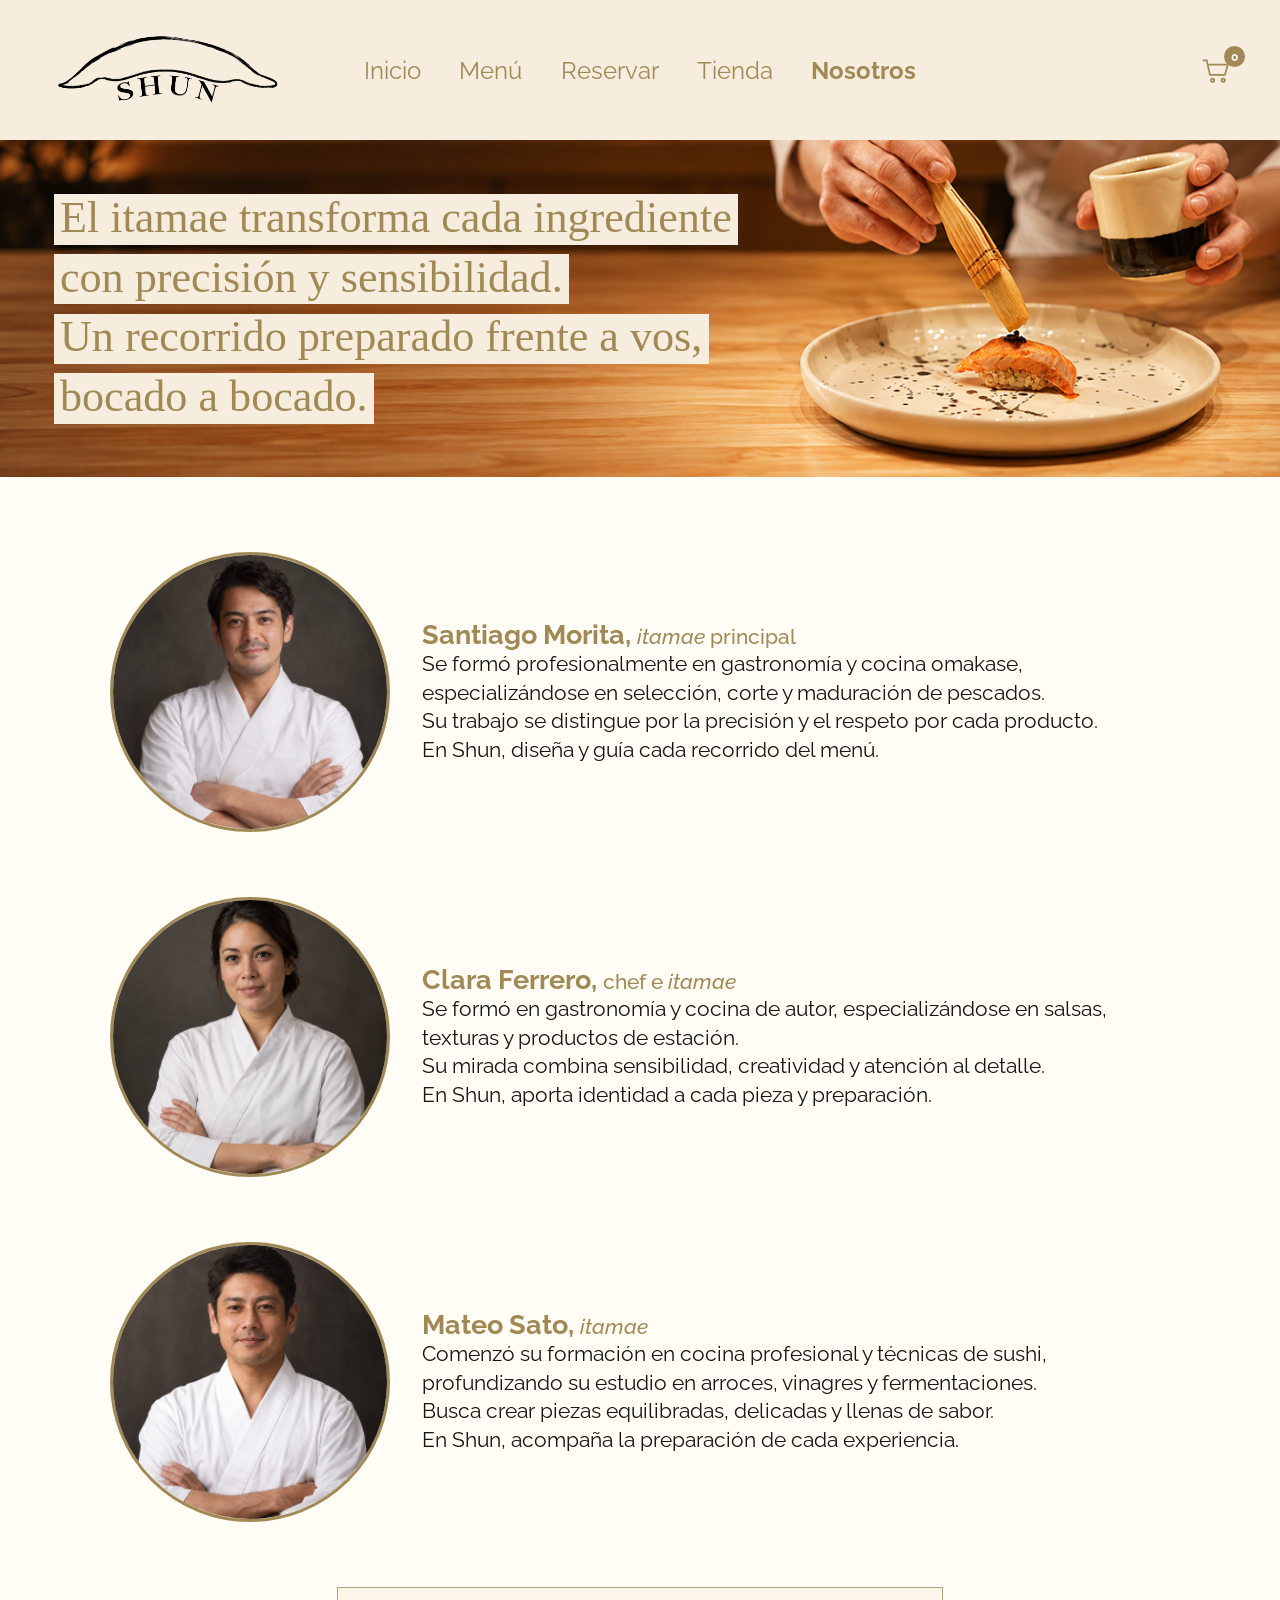
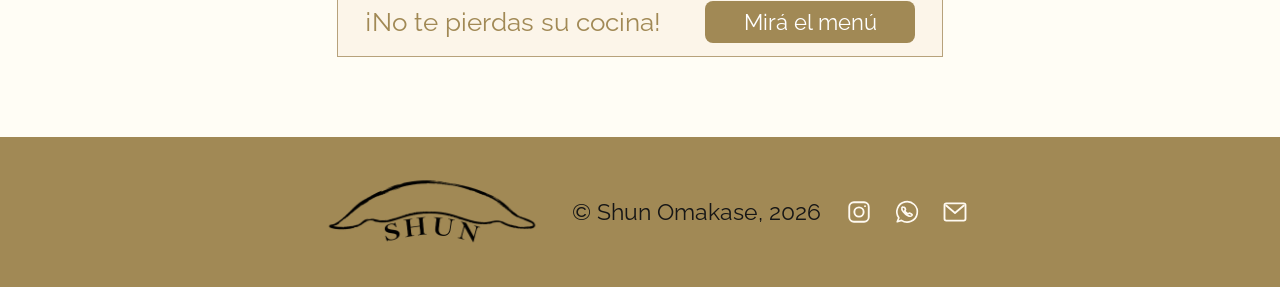
<file: nosotros.html>
<!DOCTYPE html>
<html lang="es">
<head>
  <meta charset="UTF-8">
  <meta name="viewport" content="width=device-width, initial-scale=1.0">
  <title>Shun Omakase | Nosotros</title>
  <link rel="preconnect" href="https://fonts.googleapis.com">
  <link rel="preconnect" href="https://fonts.gstatic.com" crossorigin>
  <link href="https://fonts.googleapis.com/css2?family=Corinthia:wght@400;700&amp;family=Raleway:wght@400;500;600;700&amp;display=swap" rel="stylesheet">
  <link rel="stylesheet" href="estilos.css">
  <script src="interacciones.js" defer></script>
</head>
<body>
  <header class="encabezado-sitio">
    <div class="contenido-encabezado">
      <a class="marca" href="index.html" aria-label="Shun Omakase, ir al inicio"><img src="logo.png" alt="Shun Omakase"></a>
      <nav class="navegacion-principal" id="menu-principal" aria-label="Navegación principal">
        <ul>
          <li><a href="index.html">Inicio</a></li>
          <li><a href="menu.html">Menú</a></li>
          <li><a href="reservar.html">Reservar</a></li>
          <li><a href="tienda.html">Tienda</a></li>
          <li><a href="nosotros.html" aria-current="page">Nosotros</a></li>
        </ul>
      </nav>
      <div class="acciones-encabezado">
        <a class="enlace-carrito" href="carrito.html" aria-label="Carrito, 0 productos">
          <svg viewBox="0 0 32 32" fill="none" stroke="currentColor" stroke-width="1.8" stroke-linecap="round" stroke-linejoin="round" aria-hidden="true" focusable="false"><path d="M2.5 5.5h3.4l3.3 15h15.5l3-10.5H7.2"/><circle cx="12" cy="26" r="1.7"/><circle cx="23" cy="26" r="1.7"/></svg>
          <span class="contador-carrito" aria-hidden="true">0</span>
        </a>
        <button class="boton-menu" type="button" aria-label="Abrir menú" aria-controls="menu-principal" aria-expanded="false"><span></span><span></span><span></span></button>
      </div>
    </div>
  </header>

  <main>
    <section class="portada-fotografica portada-nosotros" aria-label="Nuestra manera de cocinar">
      <h1 class="texto-portada">
        <span class="linea-portada"><span class="resaltado">El itamae transforma cada ingrediente</span></span>
        <span class="linea-portada"><span class="resaltado">con precisión y sensibilidad.</span></span>
        <span class="linea-portada"><span class="resaltado">Un recorrido preparado frente a vos,</span></span>
        <span class="linea-portada"><span class="resaltado">bocado a bocado.</span></span>
      </h1>
    </section>

    <section class="seccion-equipo" aria-label="Nuestro equipo">
      <div class="contenido-equipo">
        <article class="integrante-equipo">
          <img src="santiago.png" alt="Retrato de Santiago Morita" loading="lazy">
          <div>
            <h2>Santiago Morita, <small><em>itamae</em> principal</small></h2>
            <p>Se formó profesionalmente en gastronomía y cocina omakase, especializándose en selección, corte y maduración de pescados.<br>Su trabajo se distingue por la precisión y el respeto por cada producto.<br>En Shun, diseña y guía cada recorrido del menú.</p>
          </div>
        </article>

        <article class="integrante-equipo">
          <img src="clara.png" alt="Retrato de Clara Ferrero" loading="lazy">
          <div>
            <h2>Clara Ferrero, <small>chef e <em>itamae</em></small></h2>
            <p>Se formó en gastronomía y cocina de autor, especializándose en salsas, texturas y productos de estación.<br>Su mirada combina sensibilidad, creatividad y atención al detalle.<br>En Shun, aporta identidad a cada pieza y preparación.</p>
          </div>
        </article>

        <article class="integrante-equipo">
          <img src="mateo.png" alt="Retrato de Mateo Sato" loading="lazy">
          <div>
            <h2>Mateo Sato, <small><em>itamae</em></small></h2>
            <p>Comenzó su formación en cocina profesional y técnicas de sushi, profundizando su estudio en arroces, vinagres y fermentaciones.<br>Busca crear piezas equilibradas, delicadas y llenas de sabor.<br>En Shun, acompaña la preparación de cada experiencia.</p>
          </div>
        </article>
      </div>

      <div class="recuadro recuadro-equipo">
        <p>¡No te pierdas su cocina!</p>
        <a class="boton" href="menu.html">Mirá el menú</a>
      </div>
    </section>
  </main>

  <footer class="pie-sitio">
    <div class="contenido-pie">
      <a href="index.html" aria-label="Shun Omakase, ir al inicio"><img class="logo-pie" src="logo.png" alt="Shun Omakase"></a>
      <p>© Shun Omakase, 2026</p>
      <div class="enlaces-redes" aria-label="Contacto y redes">
        <span title="Instagram"><img src="instagram.svg" alt="Instagram"></span>
        <a href="https://wa.me/541165927291" target="_blank" rel="noopener noreferrer" aria-label="Escribir por WhatsApp"><img src="whatsapp.svg" alt=""></a>
        <a href="mailto:hola@shunomakase.com" aria-label="Enviar un correo"><img src="correo.svg" alt=""></a>
      </div>
    </div>
  </footer>
</body>
</html>
</file>
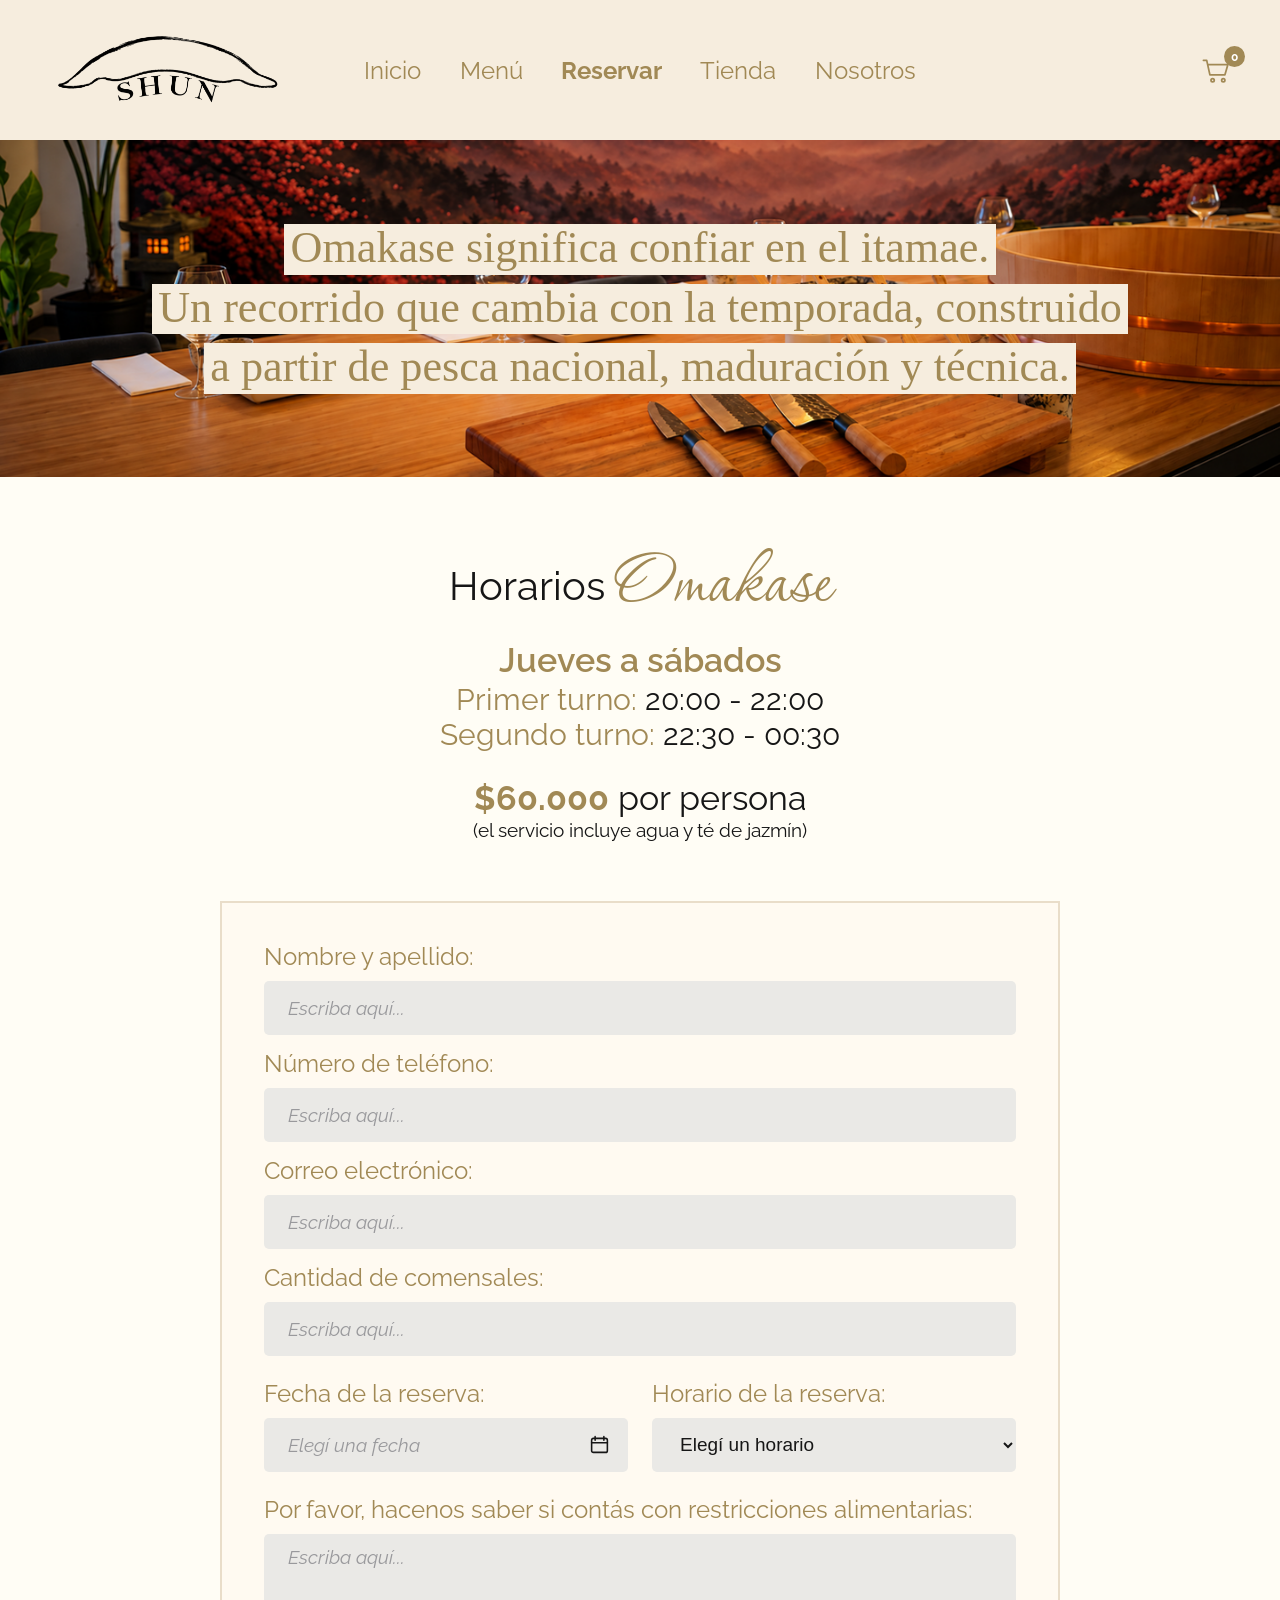
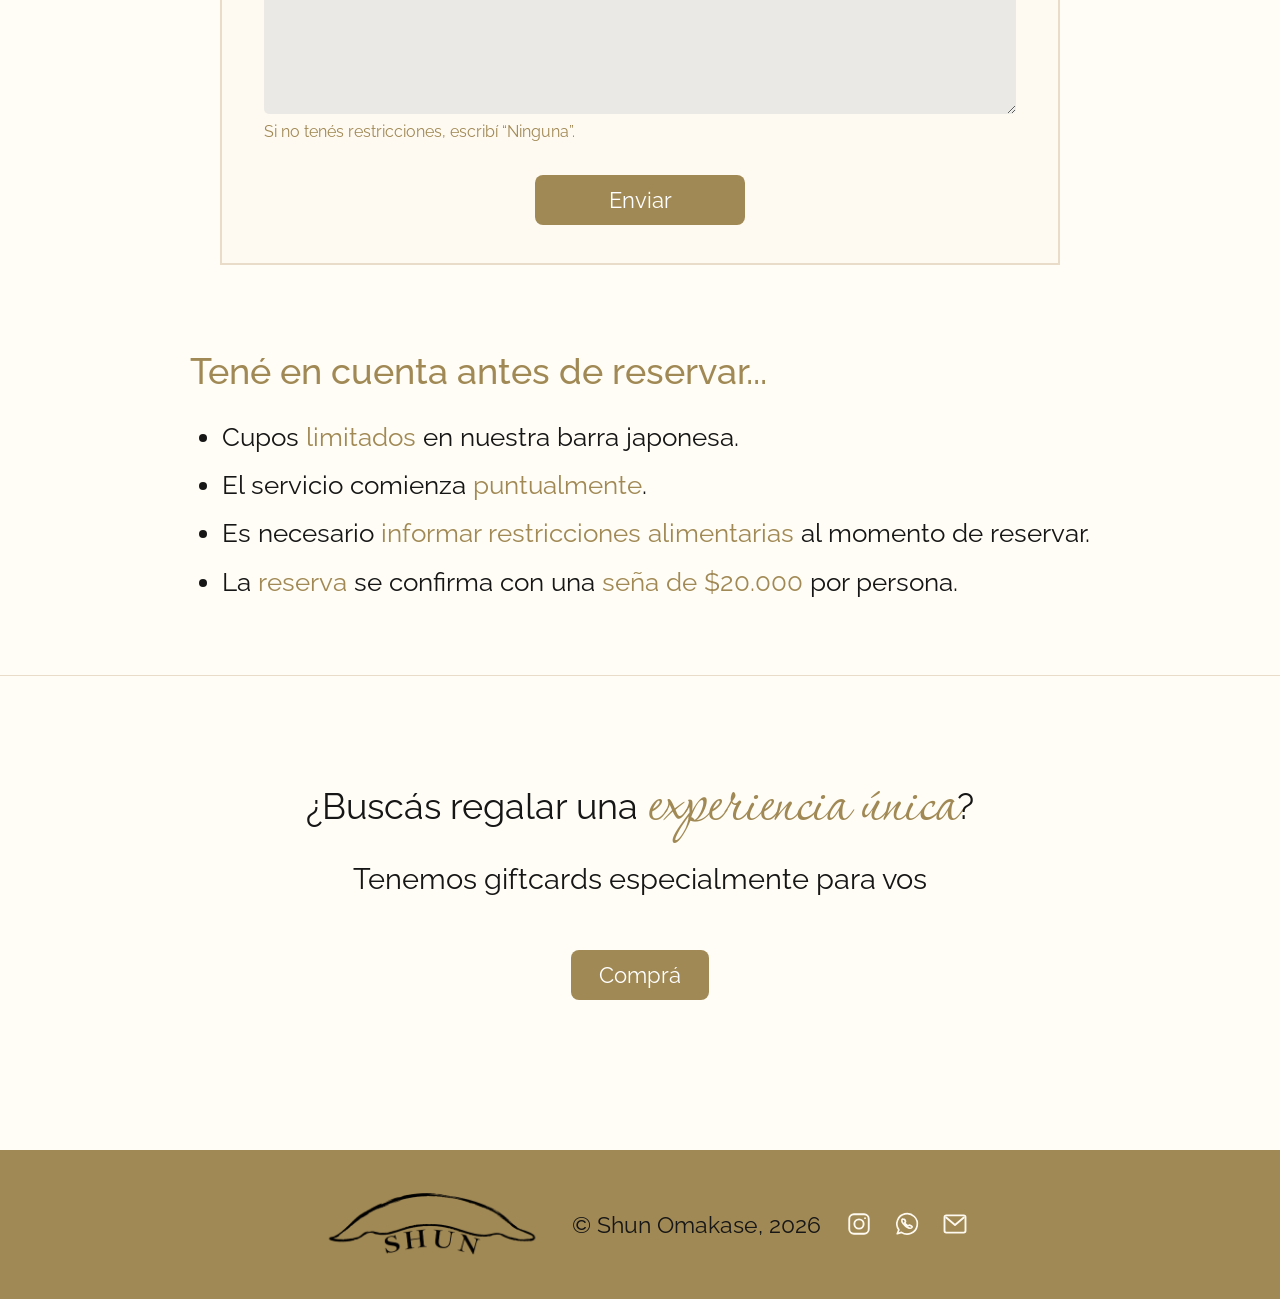
<file: reservar.html>
<!DOCTYPE html>
<html lang="es">
<head>
  <meta charset="UTF-8">
  <meta name="viewport" content="width=device-width, initial-scale=1.0">
  <title>Shun Omakase | Reservar</title>
  <link rel="preconnect" href="https://fonts.googleapis.com">
  <link rel="preconnect" href="https://fonts.gstatic.com" crossorigin>
  <link href="https://fonts.googleapis.com/css2?family=Corinthia:wght@400;700&amp;family=Raleway:wght@400;500;600;700&amp;display=swap" rel="stylesheet">
  <link rel="stylesheet" href="estilos.css">
  <script src="interacciones.js" defer></script>
</head>
<body>
  <header class="encabezado-sitio">
    <div class="contenido-encabezado">
      <a class="marca" href="index.html" aria-label="Shun Omakase, ir al inicio"><img src="logo.png" alt="Shun Omakase"></a>
      <nav class="navegacion-principal" id="menu-principal" aria-label="Navegación principal">
        <ul>
          <li><a href="index.html">Inicio</a></li>
          <li><a href="menu.html">Menú</a></li>
          <li><a href="reservar.html" aria-current="page">Reservar</a></li>
          <li><a href="tienda.html">Tienda</a></li>
          <li><a href="nosotros.html">Nosotros</a></li>
        </ul>
      </nav>
      <div class="acciones-encabezado">
        <a class="enlace-carrito" href="carrito.html" aria-label="Carrito, 0 productos">
          <svg viewBox="0 0 32 32" fill="none" stroke="currentColor" stroke-width="1.8" stroke-linecap="round" stroke-linejoin="round" aria-hidden="true" focusable="false"><path d="M2.5 5.5h3.4l3.3 15h15.5l3-10.5H7.2"/><circle cx="12" cy="26" r="1.7"/><circle cx="23" cy="26" r="1.7"/></svg>
          <span class="contador-carrito" aria-hidden="true">0</span>
        </a>
        <button class="boton-menu" type="button" aria-label="Abrir menú" aria-controls="menu-principal" aria-expanded="false"><span></span><span></span><span></span></button>
      </div>
    </div>
  </header>

  <main>
    <section class="portada-fotografica portada-reservar" aria-label="La experiencia omakase">
      <h1 class="texto-portada">
        <span class="linea-portada"><span class="resaltado">Omakase significa confiar en el itamae.</span></span>
        <span class="texto-reserva-escritorio">
          <span class="linea-portada"><span class="resaltado">Un recorrido que cambia con la temporada, construido</span></span>
          <span class="linea-portada"><span class="resaltado">a partir de pesca nacional, maduración y técnica.</span></span>
        </span>
        <span class="texto-reserva-celular"><span class="linea-portada"><span class="resaltado">Un recorrido que cambia con la temporada.</span></span></span>
      </h1>
    </section>

    <section class="seccion-reserva">
      <div class="datos-reserva">
        <h2>Horarios <span class="palabra-manuscrita">Omakase</span></h2>
        <p class="dias-reserva">Jueves a sábados</p>
        <p><span>Primer turno:</span> 20:00 - 22:00<br><span>Segundo turno:</span> 22:30 - 00:30</p>
        <p class="precio-reserva"><strong>$60.000</strong> por persona</p>
        <p class="incluye-reserva">(el servicio incluye agua y té de jazmín)</p>
      </div>

      <form class="formulario-reserva" id="formulario-reserva" aria-label="Formulario de reserva">
        <label for="nombre">Nombre y apellido:</label>
        <input id="nombre" name="nombre" type="text" placeholder="Escriba aquí..." autocomplete="name" required>
        <label for="telefono">Número de teléfono:</label>
        <input id="telefono" name="telefono" type="tel" placeholder="Escriba aquí..." autocomplete="tel" required>
        <label for="correo">Correo electrónico:</label>
        <input id="correo" name="correo" type="email" placeholder="Escriba aquí..." autocomplete="email" required>
        <label for="comensales">Cantidad de comensales:</label>
        <input id="comensales" name="comensales" type="number" min="1" max="20" placeholder="Escriba aquí..." required>
        <div class="campos-turno">
          <div class="selector-fecha">
            <label for="fecha">Fecha de la reserva:</label>
            <input id="fecha" name="fecha" type="text" placeholder="Elegí una fecha" readonly required aria-required="true" aria-haspopup="dialog" aria-controls="calendario-reserva" aria-expanded="false" aria-describedby="ayuda-fecha" aria-errormessage="error-fecha">
            <span class="ayuda-oculta" id="ayuda-fecha">El calendario permite seleccionar solamente jueves, viernes o sábados.</span>
            <div class="calendario-reserva" id="calendario-reserva" role="dialog" aria-label="Elegir fecha de reserva" hidden>
              <div class="cabecera-calendario">
                <button type="button" id="mes-anterior" aria-label="Mes anterior">‹</button>
                <strong id="mes-calendario" aria-live="polite"></strong>
                <button type="button" id="mes-siguiente" aria-label="Mes siguiente">›</button>
              </div>
              <div class="dias-semana" aria-hidden="true"><span>Lu</span><span>Ma</span><span>Mi</span><span>Ju</span><span>Vi</span><span>Sá</span><span>Do</span></div>
              <div class="dias-calendario" id="dias-calendario"></div>
            </div>
            <p class="error-fecha" id="error-fecha" role="alert" hidden></p>
          </div>
          <div>
            <label for="horario">Horario de la reserva:</label>
            <select id="horario" name="horario" required>
              <option value="">Elegí un horario</option>
              <option value="20:00">20:00</option>
              <option value="22:30">22:30</option>
            </select>
          </div>
        </div>
        <label for="restricciones">Por favor, hacenos saber si contás con restricciones alimentarias:</label>
        <textarea id="restricciones" name="restricciones" placeholder="Escriba aquí..." required></textarea>
        <p class="ayuda-restricciones">Si no tenés restricciones, escribí “Ninguna”.</p>
        <button class="boton-enviar" type="submit">Enviar</button>
      </form>
    </section>

    <section class="notas-reserva">
      <div class="contenido-notas">
        <h2>Tené en cuenta antes de reservar...</h2>
        <ul>
          <li>Cupos <span>limitados</span> en nuestra barra japonesa.</li>
          <li>El servicio comienza <span>puntualmente</span>.</li>
          <li>Es necesario <span>informar restricciones alimentarias</span> al momento de reservar.</li>
          <li>La <span>reserva</span> se confirma con una <span>seña de $20.000</span> por persona.</li>
        </ul>
      </div>
    </section>

    <section class="invitacion-regalo">
      <h2>¿Buscás regalar una <span class="palabra-manuscrita">experiencia única</span>?</h2>
      <p>Tenemos giftcards especialmente para vos</p>
      <a class="boton" href="giftcards.html">Comprá</a>
    </section>
  </main>

  <footer class="pie-sitio">
    <div class="contenido-pie">
      <a href="index.html" aria-label="Shun Omakase, ir al inicio"><img class="logo-pie" src="logo.png" alt="Shun Omakase"></a>
      <p>© Shun Omakase, 2026</p>
      <div class="enlaces-redes" aria-label="Contacto y redes">
        <span title="Instagram"><img src="instagram.svg" alt="Instagram"></span>
        <a href="https://wa.me/541165927291" target="_blank" rel="noopener noreferrer" aria-label="Escribir por WhatsApp"><img src="whatsapp.svg" alt=""></a>
        <a href="mailto:hola@shunomakase.com" aria-label="Enviar un correo"><img src="correo.svg" alt=""></a>
      </div>
    </div>
  </footer>
</body>
</html>
</file>
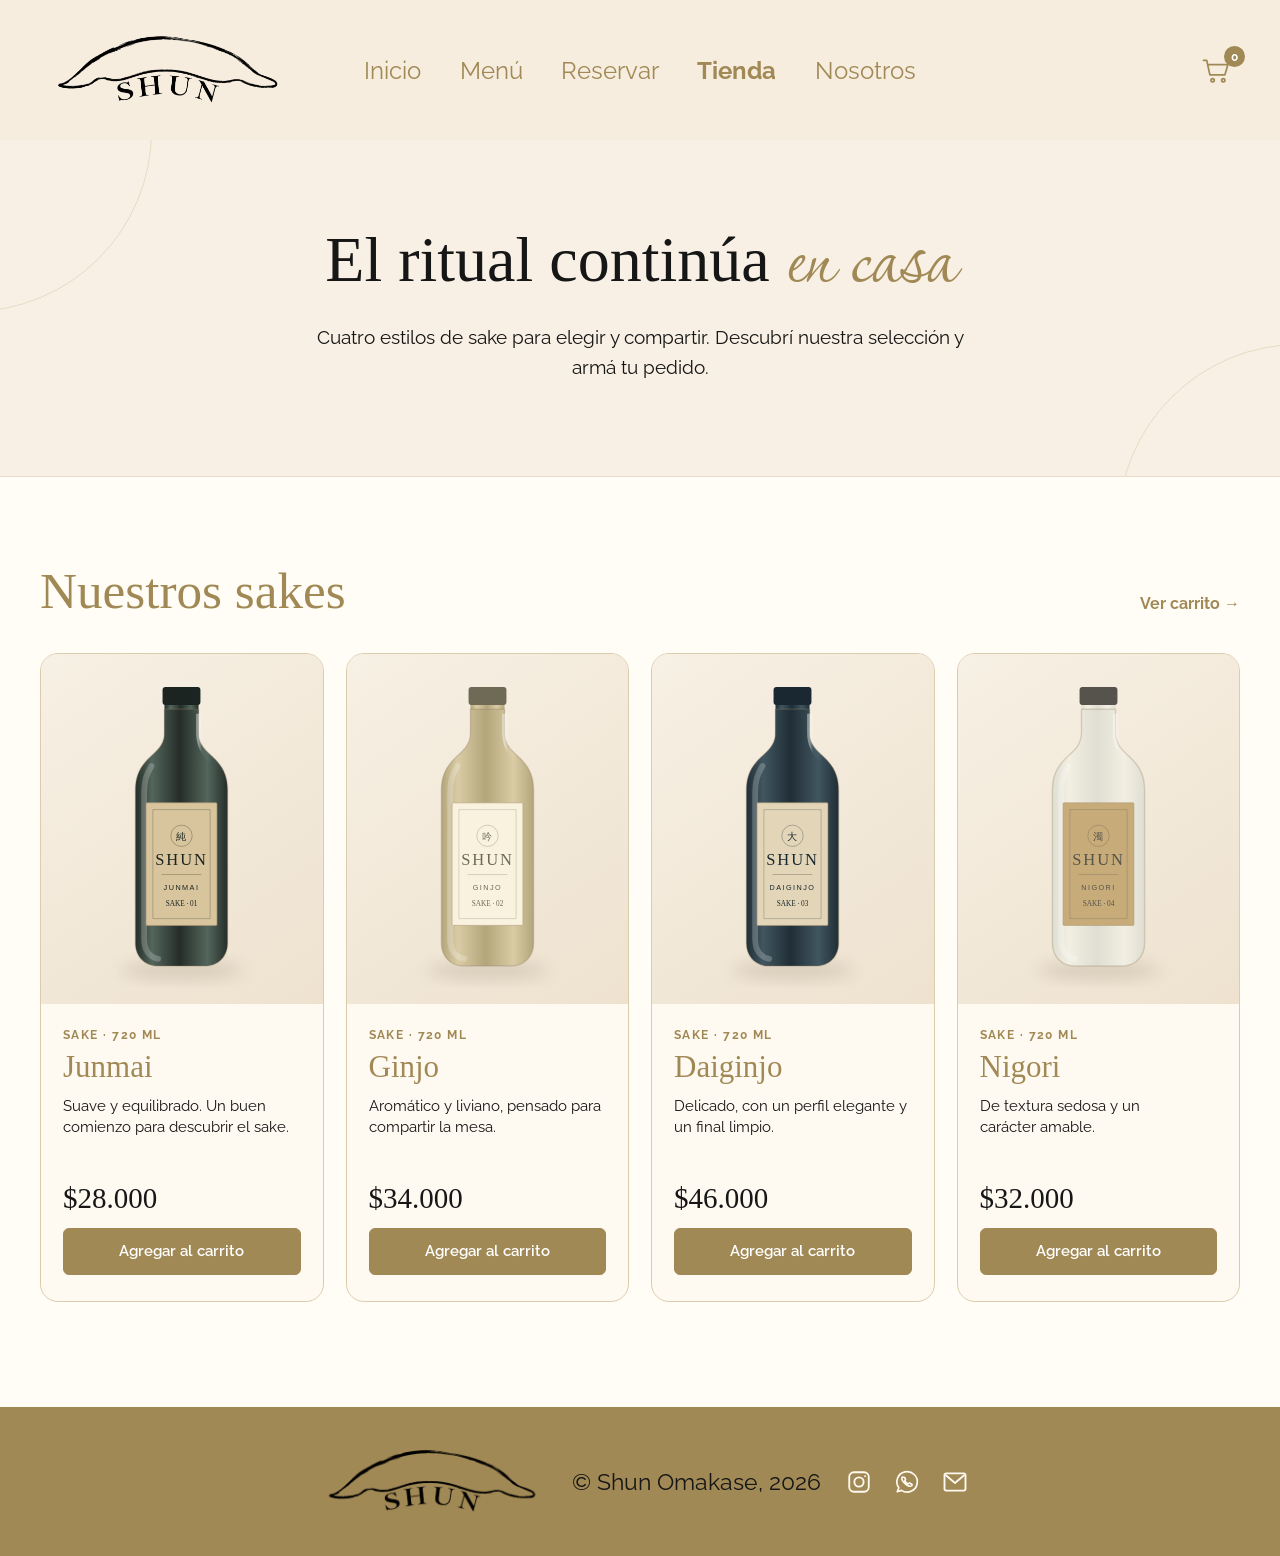
<file: tienda.html>
<!DOCTYPE html>
<html lang="es">
<head>
  <meta charset="UTF-8">
  <meta name="viewport" content="width=device-width, initial-scale=1.0">
  <title>Shun Omakase | Tienda</title>
  <link rel="preconnect" href="https://fonts.googleapis.com">
  <link rel="preconnect" href="https://fonts.gstatic.com" crossorigin>
  <link href="https://fonts.googleapis.com/css2?family=Corinthia:wght@400;700&amp;family=Raleway:wght@400;500;600;700&amp;display=swap" rel="stylesheet">
  <link rel="stylesheet" href="estilos.css">
  <script src="interacciones.js" defer></script>
</head>
<body>
  <header class="encabezado-sitio">
    <div class="contenido-encabezado">
      <a class="marca" href="index.html" aria-label="Shun Omakase, ir al inicio"><img src="logo.png" alt="Shun Omakase"></a>
      <nav class="navegacion-principal" id="menu-principal" aria-label="Navegación principal">
        <ul>
          <li><a href="index.html">Inicio</a></li>
          <li><a href="menu.html">Menú</a></li>
          <li><a href="reservar.html">Reservar</a></li>
          <li><a href="tienda.html" aria-current="page">Tienda</a></li>
          <li><a href="nosotros.html">Nosotros</a></li>
        </ul>
      </nav>
      <div class="acciones-encabezado">
        <a class="enlace-carrito" href="carrito.html" aria-label="Carrito, 0 productos">
          <svg viewBox="0 0 32 32" fill="none" stroke="currentColor" stroke-width="1.8" stroke-linecap="round" stroke-linejoin="round" aria-hidden="true" focusable="false"><path d="M2.5 5.5h3.4l3.3 15h15.5l3-10.5H7.2"/><circle cx="12" cy="26" r="1.7"/><circle cx="23" cy="26" r="1.7"/></svg>
          <span class="contador-carrito" aria-hidden="true">0</span>
        </a>
        <button class="boton-menu" type="button" aria-label="Abrir menú" aria-controls="menu-principal" aria-expanded="false"><span></span><span></span><span></span></button>
      </div>
    </div>
  </header>

  <main>
    <section class="cabecera-tienda">
      <div class="contenido-cabecera-tienda">
        <h1>El ritual continúa <span class="palabra-manuscrita">en casa</span></h1>
        <p>Cuatro estilos de sake para elegir y compartir. Descubrí nuestra selección y armá tu pedido.</p>
      </div>
    </section>
    <section class="seccion-catalogo" aria-labelledby="titulo-catalogo">
      <div class="encabezado-catalogo">
        <h2 id="titulo-catalogo">Nuestros sakes</h2>
        <a href="carrito.html" class="enlace-ver-carrito">Ver carrito <span aria-hidden="true">→</span></a>
      </div>
      <div class="grilla-sakes">
        <article class="tarjeta-sake">
          <div class="imagen-sake"><img src="sake-junmai.svg" alt="Botella ilustrada de sake Shun Junmai" loading="lazy"></div>
          <div class="detalle-sake">
            <p class="tipo-sake">Sake · 720 ml</p>
            <h3>Junmai</h3>
            <p class="descripcion-sake">Suave y equilibrado. Un buen comienzo para descubrir el sake.</p>
            <div class="compra-sake"><strong>$28.000</strong><button type="button" data-agregar="junmai">Agregar al carrito</button></div>
          </div>
        </article>
        <article class="tarjeta-sake">
          <div class="imagen-sake"><img src="sake-ginjo.svg" alt="Botella ilustrada de sake Shun Ginjo" loading="lazy"></div>
          <div class="detalle-sake">
            <p class="tipo-sake">Sake · 720 ml</p>
            <h3>Ginjo</h3>
            <p class="descripcion-sake">Aromático y liviano, pensado para compartir la mesa.</p>
            <div class="compra-sake"><strong>$34.000</strong><button type="button" data-agregar="ginjo">Agregar al carrito</button></div>
          </div>
        </article>
        <article class="tarjeta-sake">
          <div class="imagen-sake"><img src="sake-daiginjo.svg" alt="Botella ilustrada de sake Shun Daiginjo" loading="lazy"></div>
          <div class="detalle-sake">
            <p class="tipo-sake">Sake · 720 ml</p>
            <h3>Daiginjo</h3>
            <p class="descripcion-sake">Delicado, con un perfil elegante y un final limpio.</p>
            <div class="compra-sake"><strong>$46.000</strong><button type="button" data-agregar="daiginjo">Agregar al carrito</button></div>
          </div>
        </article>
        <article class="tarjeta-sake">
          <div class="imagen-sake"><img src="sake-nigori.svg" alt="Botella ilustrada de sake Shun Nigori" loading="lazy"></div>
          <div class="detalle-sake">
            <p class="tipo-sake">Sake · 720 ml</p>
            <h3>Nigori</h3>
            <p class="descripcion-sake">De textura sedosa y un carácter amable.</p>
            <div class="compra-sake"><strong>$32.000</strong><button type="button" data-agregar="nigori">Agregar al carrito</button></div>
          </div>
        </article>
      </div>
      <p class="aviso-tienda" id="aviso-tienda" role="status" aria-live="polite" hidden></p>
    </section>
  </main>

  <footer class="pie-sitio">
    <div class="contenido-pie">
      <a href="index.html" aria-label="Shun Omakase, ir al inicio"><img class="logo-pie" src="logo.png" alt="Shun Omakase"></a>
      <p>© Shun Omakase, 2026</p>
      <div class="enlaces-redes" aria-label="Contacto y redes">
        <span title="Instagram"><img src="instagram.svg" alt="Instagram"></span>
        <a href="https://wa.me/541165927291" target="_blank" rel="noopener noreferrer" aria-label="Escribir por WhatsApp"><img src="whatsapp.svg" alt=""></a>
        <a href="mailto:hola@shunomakase.com" aria-label="Enviar un correo"><img src="correo.svg" alt=""></a>
      </div>
    </div>
  </footer>
</body>
</html>
</file>
<file: estilos.css>
/* Colores, tipografías y reglas compartidas */
:root {
  --fondo: #fffdf5;
  --fondo-encabezado: #f6edde;
  --fondo-tarjeta: #faf4e9;
  --dorado: #a18955;
  --texto-oscuro: #161616;
  --linea: #e9ddc9;
}

* { box-sizing: border-box; }
html { scroll-behavior: smooth; scroll-padding-top: 140px; }
body { margin: 0; background: var(--fondo); color: var(--texto-oscuro); font-family: "Raleway", Arial, sans-serif; }
.pagina-carrito { min-height: 100vh; display: flex; flex-direction: column; }
.pagina-carrito main { flex: 1; }
img { display: block; max-width: 100%; }
a { color: inherit; text-decoration: none; }
h1, h2, p { margin: 0; }
button, input, textarea { font: inherit; }
button { cursor: pointer; }
p { text-wrap: pretty; }
.palabra-manuscrita { color: var(--dorado); font-family: "Corinthia", cursive; font-weight: 400; }
.descripcion-celular, .texto-menu-celular, .texto-reserva-celular { display: none; }

/* Encabezado */
.encabezado-sitio { position: sticky; top: 0; z-index: 50; height: 140px; background: var(--fondo-encabezado); }
.contenido-encabezado { width: min(1360px, calc(100% - 80px)); height: 100%; margin: auto; display: grid; grid-template-columns: 250px minmax(0, 1fr) 250px; align-items: center; }
.marca { display: block; width: 250px; }
.marca img { width: 100%; height: 135px; object-fit: contain; }
.navegacion-principal { grid-column: 2; }
.navegacion-principal ul { display: flex; justify-content: center; gap: clamp(20px, 3vw, 50px); list-style: none; padding: 0; margin: 0; }
.navegacion-principal a { color: var(--dorado); font-size: 24px; white-space: nowrap; }
.navegacion-principal a[aria-current="page"] { font-weight: 700; }
.navegacion-principal a:hover, .datos-ubicacion a:hover { text-decoration: underline; }
.acciones-encabezado { grid-column: 3; justify-self: end; display: flex; align-items: center; }
.enlace-carrito { position: relative; display: grid; place-items: center; width: 48px; height: 48px; color: var(--dorado); border-radius: 50%; }
.enlace-carrito:hover, .enlace-carrito[aria-current="page"] { background: #eadfc9; }
.enlace-carrito svg { width: 31px; height: 31px; }
.contador-carrito { position: absolute; top: 0; right: -5px; display: grid; place-items: center; min-width: 21px; height: 21px; padding: 0 4px; border-radius: 20px; background: var(--dorado); color: #fff; font: 700 12px/1 "Raleway", Arial, sans-serif; }
.boton-menu { display: none; }

/* Portadas: las cuatro imágenes conservan su proporción 1440 × 379 */
.portada-fotografica { height: min(379px, 26.32vw); display: flex; align-items: center; background-size: cover; background-repeat: no-repeat; background-position: center bottom; }
.portada-inicio { justify-content: center; background-image: url("portada-inicio.png"); }
.portada-menu { background-image: url("portada-menu.png"); }
.portada-reservar { justify-content: center; background-image: url("portada-reservar.png"); }
.portada-nosotros { background-image: url("portada-nosotros.png"); }
.portada-inicio h1, .texto-portada { color: var(--dorado); font-family: Georgia, serif; font-weight: 400; line-height: 1.15; }
.portada-inicio h1 { font-size: clamp(30px, 3.5vw, 50px); text-align: center; }
.portada-inicio .texto-pequeno { font-size: .65em; }
.resaltado { padding: 0 7px; background: var(--fondo-encabezado); -webkit-box-decoration-break: clone; box-decoration-break: clone; }
.linea-portada .resaltado { display: inline-block; padding: .02em .14em .08em; line-height: 1.05; }
.texto-portada { width: 100%; padding: 0 clamp(30px, 4.2vw, 60px); font-size: clamp(28px, 3.45vw, 50px); }
.linea-portada { display: block; margin-bottom: .18em; }
.linea-portada:last-child { margin-bottom: 0; }
.portada-reservar .texto-portada { text-align: center; }

/* Botones y recuadros compartidos */
.boton, .boton-enviar, .boton-comprar { display: inline-block; border: 0; border-radius: 8px; padding: 12px 28px; background: var(--dorado); color: #fff; text-align: center; font-size: 22px; white-space: nowrap; transition: opacity .2s; }
.boton:hover, .boton-enviar:hover, .boton-comprar:hover { opacity: .88; }
:focus-visible { outline: 3px solid #5c4625; outline-offset: 3px; }
.recuadro { display: flex; align-items: center; justify-content: space-between; gap: 26px; padding: 13px 27px; border: 1px solid #b7a27b; background: #fcf5e9; color: var(--dorado); font-size: 26px; }
.recuadro p { white-space: nowrap; }
.recuadro .boton { min-width: 210px; padding: 8px 20px; }

/* Inicio: texto y video */
.seccion-presentacion { padding: 110px clamp(24px, 5vw, 72px) 115px; border-bottom: 1px solid var(--linea); }
.distribucion-presentacion { max-width: 1190px; margin: auto; display: grid; grid-template-columns: minmax(0, 1fr) minmax(0, 575px); gap: clamp(40px, 6vw, 90px); align-items: center; }
.texto-presentacion { text-align: center; }
.texto-presentacion h2 { font-size: 36px; font-weight: 400; line-height: 1.15; }
.texto-presentacion h2 > span { display: block; }
.texto-presentacion .palabra-manuscrita { font-size: 75px; }
.texto-presentacion .palabra-manuscrita, .titulo-definicion .palabra-manuscrita, .datos-reserva .palabra-manuscrita, .invitacion-regalo .palabra-manuscrita { display: inline-block; line-height: .8; vertical-align: baseline; }
.texto-presentacion .boton { margin-top: 45px; min-width: 225px; }
.video-presentacion { display: block; width: 100%; aspect-ratio: 464 / 624; object-fit: cover; border: 2px solid #b7a27b; background: #9e775c; }

/* Inicio: definición y mapa */
.seccion-definicion { padding: 84px clamp(24px, 6vw, 90px) 76px; border-bottom: 1px solid var(--linea); text-align: center; }
.ancho-contenido { max-width: 1050px; margin: auto; }
.titulo-definicion { font: 400 37px/1.25 Georgia, serif; }
.titulo-definicion .palabra-manuscrita { font-size: 88px; }
.texto-definicion { margin-top: 30px; font-size: 20px; line-height: 1.7; }
.texto-definicion p + p { margin-top: 22px; }
.seccion-definicion .boton { margin-top: 45px; min-width: 155px; }
.seccion-ubicacion { padding: 100px clamp(24px, 6vw, 90px) 105px; }
.distribucion-ubicacion { max-width: 1080px; margin: auto; display: grid; grid-template-columns: minmax(0, 650px) minmax(260px, 1fr); align-items: center; gap: 60px; }
.distribucion-ubicacion iframe { display: block; width: 100%; aspect-ratio: 1.18; border: 1px solid #c3a36c; }
.datos-ubicacion h2 { margin-bottom: 27px; font-size: 70px; line-height: .85; white-space: nowrap; }
.datos-ubicacion p { margin: 26px 0; font-size: 18px; line-height: 1.35; }

/* Menú: tarjetas más compactas que el mockup */
.seccion-platos { padding: 70px clamp(26px, 7vw, 110px) 100px; }
.lista-platos { max-width: 1120px; margin: auto; }
.tarjeta-plato { display: grid; grid-template-columns: 220px minmax(0, 1fr); align-items: center; gap: 34px; min-height: 235px; padding: 16px 28px; margin-bottom: 24px; border: 1px solid var(--linea); border-radius: 24px; background: var(--fondo-tarjeta); }
.tarjeta-plato img { width: 220px; height: 200px; object-fit: contain; }
.tarjeta-plato p { font-size: 20px; line-height: 1.42; }
.alergenos { color: var(--dorado); font-size: .9em; }
.alergenos strong { font-weight: 700; }
.cierre-menu { max-width: 850px; margin: 70px auto 0; text-align: center; }
.cierre-menu > p { font-size: 25px; line-height: 1.45; }
.recuadro-menu { max-width: 690px; margin: 46px auto 0; }

/* Reservas */
.seccion-reserva { padding: 74px 24px 40px; }
.datos-reserva { text-align: center; }
.datos-reserva h2 { font-size: 40px; font-weight: 400; }
.datos-reserva .palabra-manuscrita { font-size: 88px; }
.datos-reserva p { font-size: 30px; line-height: 1.16; }
.datos-reserva p span, .datos-reserva .dias-reserva, .precio-reserva strong { color: var(--dorado); }
.datos-reserva .dias-reserva { margin: 20px 0 2px; font-size: 34px; font-weight: 600; }
.datos-reserva .precio-reserva { margin-top: 27px; font-size: 34px; }
.datos-reserva .incluye-reserva { font-size: 19px; }
.formulario-reserva { width: min(840px, 100%); margin: 60px auto 0; padding: 30px 42px 38px; border: 2px solid var(--linea); background: #fffaf1; }
.formulario-reserva label { display: block; margin: 9px 0 10px; color: var(--dorado); font-size: 24px; }
.formulario-reserva input, .formulario-reserva select, .formulario-reserva textarea, .formulario-giftcard input:not(.opcion-oculta), .formulario-giftcard textarea { display: block; width: 100%; border: 0; border-radius: 5px; background: #eae9e6; color: var(--texto-oscuro); }
.formulario-reserva input, .formulario-reserva select { height: 54px; padding: 10px 24px; margin-bottom: 14px; font-size: 19px; }
.formulario-reserva input[readonly] { cursor: pointer; }
.formulario-reserva .selector-fecha input { padding-right: 48px; background-image: url("calendario.svg"); background-repeat: no-repeat; background-position: right 18px center; background-size: 21px; }
.campos-turno { display: grid; grid-template-columns: repeat(2, minmax(0, 1fr)); gap: 24px; }
.selector-fecha { position: relative; }
.calendario-reserva[hidden], .error-fecha[hidden] { display: none; }
.calendario-reserva { position: absolute; z-index: 8; top: calc(100% - 5px); left: 0; width: min(330px, calc(100vw - 64px)); padding: 16px; border: 1px solid var(--dorado); border-radius: 7px; background: var(--fondo); box-shadow: 0 8px 22px #0003; }
.cabecera-calendario { display: flex; align-items: center; justify-content: space-between; margin-bottom: 13px; color: var(--dorado); font-size: 18px; text-transform: capitalize; }
.cabecera-calendario button { width: 35px; height: 35px; border: 1px solid var(--linea); border-radius: 5px; background: var(--fondo-encabezado); color: var(--dorado); font-size: 25px; }
.cabecera-calendario button:disabled { opacity: .35; cursor: default; }
.dias-semana, .dias-calendario { display: grid; grid-template-columns: repeat(7, minmax(0, 1fr)); gap: 3px; text-align: center; }
.dias-semana { margin-bottom: 5px; color: var(--dorado); font-size: 13px; }
.dias-calendario button { aspect-ratio: 1; padding: 0; border: 1px solid transparent; border-radius: 4px; background: var(--fondo-encabezado); color: var(--texto-oscuro); font-size: 15px; }
.dias-calendario button:not(:disabled):hover, .dias-calendario button[aria-pressed="true"] { background: var(--dorado); color: #fff; }
.dias-calendario button:disabled { background: transparent; color: #aaa; cursor: default; }
.ayuda-oculta { position: absolute; width: 1px; height: 1px; padding: 0; margin: -1px; overflow: hidden; clip: rect(0, 0, 0, 0); white-space: nowrap; border: 0; }
.error-fecha { margin: 4px 0 10px; color: #953b32; font-size: 15px; }
.formulario-reserva textarea { min-height: 180px; padding: 12px 24px; font-size: 19px; resize: vertical; }
.ayuda-restricciones { margin-top: 8px; color: var(--dorado); font-size: 16px; }
input::placeholder, textarea::placeholder { color: #99999c; font-style: italic; }
.boton-enviar { display: block; min-width: 210px; margin: 34px auto 0; cursor: pointer; }
.notas-reserva { padding: 45px 24px 65px; }
.contenido-notas { max-width: 900px; margin: auto; }
.contenido-notas h2 { margin-bottom: 25px; color: var(--dorado); font-size: 36px; font-weight: 500; }
.contenido-notas ul { padding-left: 32px; margin: 0; font-size: 26px; line-height: 1.55; }
.contenido-notas li { margin-bottom: 8px; }
.contenido-notas li span { color: var(--dorado); }
.invitacion-regalo { padding: 100px 24px 150px; border-top: 1px solid var(--linea); text-align: center; }
.invitacion-regalo h2 { font-size: 36px; font-weight: 400; }
.invitacion-regalo .palabra-manuscrita { font-size: 77px; }
.invitacion-regalo p { margin: 24px 0 54px; font-size: 29px; }

/* Nuestro staff */
.seccion-equipo { padding: 75px clamp(28px, 7vw, 100px) 80px; }
.contenido-equipo { max-width: 1060px; margin: auto; }
.integrante-equipo { display: grid; grid-template-columns: 280px minmax(0, 1fr); gap: 32px; align-items: center; margin-bottom: 65px; }
.integrante-equipo img { width: 280px; height: 280px; border: 3px solid var(--dorado); border-radius: 50%; object-fit: cover; object-position: center 28%; }
.integrante-equipo h2 { color: var(--dorado); font-size: 27px; font-weight: 700; }
.integrante-equipo h2 small { font-size: 21px; font-weight: 500; }
.integrante-equipo p { font-size: 21px; line-height: 1.36; }
.recuadro-equipo { max-width: 606px; margin: 0 auto; }

/* Gift cards digitales */
.seccion-giftcards { padding: 140px clamp(25px, 5vw, 70px) 138px; }
.distribucion-giftcards { max-width: 1250px; margin: auto; display: grid; grid-template-columns: minmax(0, .44fr) minmax(0, .56fr); align-items: stretch; gap: 32px; }
.foto-giftcard { width: 100%; height: 100%; max-height: 1280px; object-fit: cover; object-position: center center; border: 2px solid #b7a27b; }
.contenido-giftcard h1 { margin-bottom: 34px; font-size: 36px; font-weight: 400; line-height: 1.15; text-wrap: pretty; }
.formulario-giftcard fieldset { min-width: 0; padding: 0; border: 0; }
.formulario-giftcard legend, .formulario-giftcard > label, .campos-entrega label { display: block; margin-bottom: 15px; color: var(--dorado); font: 400 31px/1.15 Georgia, serif; }
.grupo-opciones { margin: 0 0 45px; }
.opciones-valor, .opciones-destinatario { display: flex; flex-wrap: wrap; gap: 16px 22px; }
.opciones-valor label, .opciones-destinatario label { display: inline-flex; min-height: 58px; align-items: center; justify-content: center; padding: 9px 22px; border: 1px solid var(--dorado); background: var(--fondo-encabezado); font-size: 23px; text-align: center; cursor: pointer; }
.opciones-destinatario label { min-width: 260px; }
.opcion-oculta { position: absolute; width: 1px; height: 1px; overflow: hidden; clip-path: inset(50%); }
.opcion-oculta:checked + label { background: var(--dorado); color: #fff; }
.opcion-oculta:focus-visible + label { outline: 3px solid #5c4625; outline-offset: 3px; }
.formulario-giftcard > label { margin-top: 42px; }
.formulario-giftcard input:not(.opcion-oculta) { height: 54px; padding: 10px 25px; font-size: 20px; }
.formulario-giftcard .selector-fecha input { padding-right: 48px; background-image: url("calendario.svg"); background-repeat: no-repeat; background-position: right 18px center; background-size: 21px; cursor: pointer; }
.campos-entrega { display: grid; grid-template-columns: 1fr 1fr; gap: 38px; margin-top: 54px; }
.campos-entrega input { max-width: 260px; }
.formulario-giftcard textarea { min-height: 156px; padding: 16px 25px; font-size: 20px; resize: vertical; }
.aclaracion-giftcard { margin: 13px 0 27px; font-size: 18px; }
.boton-comprar { width: 100%; cursor: pointer; }

/* Tienda de sake */
.cabecera-tienda { position: relative; overflow: hidden; padding: 86px 32px 94px; border-bottom: 1px solid var(--linea); background: #f8f0e4; text-align: center; }
.cabecera-tienda::before, .cabecera-tienda::after { content: ""; position: absolute; width: 360px; height: 360px; border: 1px solid #d9c8a9; border-radius: 50%; opacity: .55; pointer-events: none; }
.cabecera-tienda::before { left: -210px; top: -190px; }
.cabecera-tienda::after { right: -200px; bottom: -230px; }
.contenido-cabecera-tienda { position: relative; max-width: 910px; margin: auto; }
.cabecera-tienda h1 { margin: 0 0 20px; font: 400 clamp(45px, 5vw, 70px)/1.07 Georgia, serif; }
.cabecera-tienda h1 .palabra-manuscrita { display: inline-block; font-size: 1.55em; line-height: .75; vertical-align: baseline; }
.contenido-cabecera-tienda > p:last-child { max-width: 650px; margin: auto; font-size: 19px; line-height: 1.55; }
.seccion-catalogo { max-width: 1350px; margin: auto; padding: 85px 40px 105px; }
.encabezado-catalogo { display: flex; justify-content: space-between; align-items: end; gap: 24px; margin-bottom: 33px; }
.encabezado-catalogo h2, .encabezado-carrito h1 { color: var(--dorado); font: 400 clamp(38px, 4vw, 55px)/1.12 Georgia, serif; }
.enlace-ver-carrito { padding-bottom: 7px; color: var(--dorado); font-weight: 700; white-space: nowrap; }
.enlace-ver-carrito:hover { text-decoration: underline; }
.grilla-sakes { display: grid; grid-template-columns: repeat(4, minmax(0, 1fr)); gap: 22px; }
.tarjeta-sake { display: flex; flex-direction: column; min-width: 0; overflow: hidden; border: 1px solid #dcccae; border-radius: 18px; background: #fffaf1; }
.imagen-sake { display: grid; place-items: center; height: 350px; background: linear-gradient(145deg, #f7f0e4, #eee2cf); }
.imagen-sake img { width: 100%; height: 320px; object-fit: contain; }
.detalle-sake { display: flex; flex: 1; flex-direction: column; padding: 24px 22px 26px; }
.tipo-sake { color: var(--dorado); font-size: 12px; font-weight: 700; letter-spacing: .12em; text-transform: uppercase; }
.detalle-sake h3 { margin: 8px 0 12px; color: var(--dorado); font: 400 31px/1.1 Georgia, serif; }
.descripcion-sake { min-height: 68px; font-size: 15px; line-height: 1.45; }
.compra-sake { margin-top: auto; padding-top: 20px; }
.compra-sake strong { display: block; margin-bottom: 15px; font: 400 29px/1 Georgia, serif; }
.compra-sake button { width: 100%; min-height: 47px; padding: 10px 12px; border: 1px solid var(--dorado); border-radius: 6px; background: var(--dorado); color: #fff; font-size: 15px; font-weight: 600; }
.compra-sake button:hover { background: #8b7040; }
.aviso-tienda { margin-top: 28px; padding: 13px 18px; border: 1px solid #c5b183; border-radius: 6px; background: #f8f0e4; color: #6d5732; text-align: center; }
.aviso-tienda[hidden], .carrito-vacio[hidden], .contenido-carrito[hidden] { display: none; }

/* Carrito y compra simulada */
.seccion-carrito { max-width: 1290px; min-height: 65vh; margin: auto; padding: 92px 40px 125px; }
.encabezado-carrito { margin-bottom: 55px; text-align: center; }
.encabezado-carrito > p:last-child { margin-top: 15px; font-size: 19px; }
.carrito-vacio { padding: 80px 25px; border: 1px solid var(--linea); border-radius: 14px; background: #fffaf1; text-align: center; }
.carrito-vacio p { margin-bottom: 26px; font: 400 27px/1.2 Georgia, serif; }
.contenido-carrito { display: grid; grid-template-columns: minmax(0, 1.4fr) minmax(300px, .8fr); align-items: start; gap: 50px; }
.lista-carrito { border-top: 1px solid var(--linea); }
.item-carrito { display: grid; grid-template-columns: 104px minmax(0, 1fr) auto; align-items: center; gap: 22px; padding: 19px 0; border-bottom: 1px solid var(--linea); }
.item-carrito img { width: 104px; height: 120px; object-fit: contain; border-radius: 8px; background: #f3eadb; }
.item-carrito h2 { color: var(--dorado); font: 400 26px/1.15 Georgia, serif; }
.item-carrito p { margin-top: 7px; color: #5e5a52; font-size: 14px; }
.controles-cantidad { display: inline-flex; align-items: center; overflow: hidden; margin-top: 14px; border: 1px solid #cdbb99; border-radius: 5px; }
.controles-cantidad button { width: 31px; height: 30px; border: 0; background: #f7efdf; color: #6d5732; font-size: 19px; }
.controles-cantidad span { min-width: 31px; text-align: center; font-size: 15px; }
.quitar-producto { display: inline-block; margin-left: 14px; padding: 5px 0; border: 0; background: transparent; color: #7b6744; font-size: 13px; text-decoration: underline; }
.precio-item { align-self: start; padding-top: 8px; font-size: 18px; white-space: nowrap; }
.resumen-carrito { padding: 30px; border: 1px solid #ddcbaa; border-radius: 12px; background: #faf4e9; }
.resumen-carrito h2 { margin-bottom: 22px; color: var(--dorado); font: 400 31px/1.1 Georgia, serif; }
.linea-total { display: flex; justify-content: space-between; align-items: center; gap: 20px; padding: 18px 0; border-top: 1px solid #d7c6aa; border-bottom: 1px solid #d7c6aa; font-size: 20px; }
.linea-total strong { font-size: 23px; }
.resumen-carrito form { margin-top: 25px; }
.resumen-carrito label { display: block; margin: 18px 0 8px; color: var(--dorado); font: 400 20px/1.2 Georgia, serif; }
.resumen-carrito input { width: 100%; height: 46px; padding: 10px 14px; border: 1px solid #d6cbb7; border-radius: 5px; background: #fffdf7; font-size: 15px; }
.resumen-carrito .boton-comprar { margin-top: 28px; font-size: 18px; }

/* Pantallas de confirmación */
.seccion-confirmacion { max-width: 1330px; margin: auto; padding: 275px clamp(25px, 4vw, 60px) 305px; text-align: center; }
.seccion-confirmacion h1 { color: var(--dorado); font: 400 clamp(50px, 5.8vw, 82px)/1.1 Georgia, serif; }
.seccion-confirmacion > p { margin: 48px 0 0; font-size: 34px; line-height: 1.5; }
.acciones-confirmacion { display: flex; justify-content: center; flex-wrap: wrap; gap: 80px; margin-top: 200px; }
.seccion-confirmacion > p + .acciones-confirmacion { margin-top: 70px; }
.acciones-confirmacion .boton { min-width: 270px; }
.boton-contorno { border: 1px solid var(--dorado); background: var(--fondo-encabezado); color: var(--dorado); }
.galeria-confirmacion { display: grid; grid-template-columns: repeat(3, minmax(0, 1fr)); gap: 35px; max-width: 1240px; margin: 120px auto 0; }
.galeria-confirmacion img { width: 100%; aspect-ratio: 0.76; object-fit: cover; }

/* Pie de página */
.pie-sitio { background: var(--dorado); }
.contenido-pie { min-height: 140px; padding: 16px 25px; display: flex; justify-content: center; align-items: center; gap: 25px; }
.logo-pie { width: 235px; }
.contenido-pie p { white-space: nowrap; font-size: 23px; }
.enlaces-redes { display: flex; align-items: center; gap: 22px; }
.enlaces-redes img { width: 26px; height: 26px; }

@media (max-width: 1100px) {
  .contenido-encabezado { width: calc(100% - 48px); grid-template-columns: 175px minmax(0, 1fr) 175px; }
  .marca { width: 170px; }
  .navegacion-principal ul { gap: clamp(12px, 1.8vw, 24px); }
  .navegacion-principal a { font-size: 20px; }
  .texto-presentacion h2 { font-size: 29px; }
  .texto-presentacion .palabra-manuscrita { font-size: 60px; }
  .distribucion-ubicacion { grid-template-columns: 1fr 1fr; gap: 35px; }
  .datos-ubicacion h2 { font-size: 55px; }
  .tarjeta-plato { grid-template-columns: 185px minmax(0, 1fr); }
  .tarjeta-plato img { width: 185px; height: 170px; }
  .tarjeta-plato p { font-size: 18px; }
  .integrante-equipo { grid-template-columns: 235px minmax(0, 1fr); gap: 26px; }
  .integrante-equipo img { width: 235px; height: 235px; }
  .integrante-equipo h2 { font-size: 23px; }
  .integrante-equipo h2 small { font-size: 18px; }
  .integrante-equipo p { font-size: 18px; }
  .formulario-giftcard legend, .formulario-giftcard > label, .campos-entrega label { font-size: 25px; }
  .opciones-valor label, .opciones-destinatario label { font-size: 18px; }
  .opciones-destinatario label { min-width: 190px; }
  .seccion-confirmacion > p { font-size: 28px; }
  .grilla-sakes { grid-template-columns: repeat(2, minmax(0, 1fr)); }
  .descripcion-sake { min-height: 0; }
  .contenido-carrito { gap: 28px; }
}

@media (max-width: 800px) {
  html { scroll-padding-top: 64px; }
  .encabezado-sitio { height: 64px; }
  .contenido-encabezado { width: calc(100% - 36px); display: flex; justify-content: space-between; }
  .marca { width: 126px; }
  .marca img { height: 60px; }
  .acciones-encabezado { gap: 14px; }
  .enlace-carrito { width: 40px; height: 40px; }
  .enlace-carrito svg { width: 27px; height: 27px; }
  .contador-carrito { top: -3px; right: -6px; min-width: 19px; height: 19px; font-size: 11px; }
  .boton-menu { display: flex; flex-direction: column; justify-content: center; gap: 7px; width: 38px; height: 42px; border: 0; padding: 0; background: transparent; }
  .boton-menu span { display: block; width: 28px; height: 2px; background: var(--dorado); }
  .navegacion-principal { display: none; position: absolute; top: 64px; left: 0; width: 100%; background: var(--fondo-encabezado); box-shadow: 0 8px 16px #0002; }
  .navegacion-principal.abierto { display: block; }
  .navegacion-principal ul { display: block; }
  .navegacion-principal a { display: block; padding: 14px 20px; text-align: center; font-size: 18px; }
  .portada-fotografica { height: 210px; }
  .texto-portada { padding: 0 20px; font-size: clamp(22px, 3.55vw, 32px); }
  .portada-reservar .texto-portada { font-size: clamp(20px, 3.2vw, 28px); }
  .portada-inicio h1 { font-size: clamp(24px, 4vw, 34px); }
  .seccion-presentacion { padding: 70px 26px; }
  .distribucion-presentacion { grid-template-columns: 1fr 1fr; gap: 28px; }
  .texto-presentacion h2 { font-size: 24px; }
  .texto-presentacion .palabra-manuscrita { font-size: 50px; }
  .texto-presentacion .boton { min-width: 0; margin-top: 30px; }
  .boton { font-size: 18px; }
  .titulo-definicion { font-size: 29px; }
  .titulo-definicion .palabra-manuscrita { font-size: 66px; }
  .texto-definicion { font-size: 18px; }
  .distribucion-ubicacion { grid-template-columns: 1fr; max-width: 620px; }
  .datos-ubicacion { text-align: center; }
  .datos-ubicacion h2 { white-space: normal; }
  .tarjeta-plato { min-height: 190px; padding: 14px 22px; margin-bottom: 20px; }
  .tarjeta-plato img { height: 160px; }
  .tarjeta-plato p { font-size: 16px; }
  .cierre-menu > p { font-size: 19px; }
  .recuadro { font-size: 20px; }
  .recuadro .boton { min-width: 135px; }
  .datos-reserva h2 { font-size: 31px; }
  .datos-reserva .palabra-manuscrita { font-size: 65px; }
  .datos-reserva p { font-size: 24px; }
  .datos-reserva .dias-reserva, .datos-reserva .precio-reserva { font-size: 26px; }
  .contenido-notas h2 { font-size: 28px; }
  .contenido-notas ul { font-size: 20px; }
  .invitacion-regalo h2 { font-size: 28px; }
  .invitacion-regalo .palabra-manuscrita { font-size: 58px; }
  .invitacion-regalo p { font-size: 22px; }
  .seccion-giftcards { padding: 70px 28px; }
  .distribucion-giftcards { grid-template-columns: 1fr 1.1fr; gap: 24px; }
  .contenido-giftcard h1 { font-size: 26px; }
  .salto-escritorio { display: none; }
  .grupo-opciones { margin-bottom: 26px; }
  .formulario-giftcard > label { margin-top: 26px; }
  .opciones-valor, .opciones-destinatario { gap: 8px; }
  .opciones-valor label, .opciones-destinatario label { min-height: 42px; padding: 7px 10px; font-size: 14px; }
  .opciones-destinatario label { min-width: 0; }
  .campos-entrega { grid-template-columns: 1fr; gap: 18px; margin-top: 27px; }
  .campos-entrega input { max-width: none; min-width: 0; }
  .formulario-giftcard legend, .formulario-giftcard > label, .campos-entrega label { font-size: 19px; }
  .formulario-giftcard input:not(.opcion-oculta) { height: 42px; }
  .seccion-confirmacion { padding: 150px 26px 150px; }
  .acciones-confirmacion { margin-top: 100px; gap: 25px; }
  .seccion-confirmacion > p + .acciones-confirmacion { margin-top: 55px; }
  .galeria-confirmacion { gap: 18px; margin-top: 90px; }
  .acciones-confirmacion .boton { min-width: 190px; }
  .cabecera-tienda { padding: 70px 28px 74px; }
  .cabecera-tienda h1 { font-size: 48px; }
  .seccion-catalogo { padding: 65px 28px 85px; }
  .seccion-carrito { padding: 65px 28px 90px; }
  .contenido-carrito { grid-template-columns: 1fr; }
  .resumen-carrito { max-width: 620px; width: 100%; margin: 0 auto; }
  .contenido-pie { min-height: 110px; }
  .logo-pie { width: 170px; }
  .contenido-pie p { font-size: 17px; }
  .enlaces-redes { gap: 12px; }
  .enlaces-redes img { width: 20px; height: 20px; }
}

@media (max-width: 700px) {
  .texto-menu-escritorio, .texto-reserva-escritorio { display: none; }
  .texto-menu-celular, .texto-reserva-celular { display: block; }
  .portada-menu { background-position: right center; }
  .portada-menu .texto-portada { max-width: 78%; }
}

@media (max-width: 600px) {
  .portada-fotografica { height: 150px; }
  .portada-inicio { background-position: center bottom; }
  .portada-menu { background-position: right bottom; }
  .portada-reservar { background-position: 40% bottom; }
  .portada-nosotros { background-position: right bottom; }
  .portada-inicio h1 { font-size: clamp(17px, 5vw, 24px); }
  .texto-portada { padding: 0 16px; font-size: clamp(14px, 3.7vw, 20px); }
  .portada-menu .texto-portada { max-width: 80%; }
  .portada-nosotros .texto-portada { font-size: clamp(12px, 3.5vw, 18px); }
  .portada-reservar .texto-portada { font-size: clamp(13px, 3.5vw, 18px); }
  .texto-menu-escritorio, .texto-reserva-escritorio, .descripcion-escritorio { display: none; }
  .texto-menu-celular, .texto-reserva-celular { display: block; }
  .descripcion-celular { display: inline; }
  .linea-portada { margin-bottom: 5px; }
  .resaltado { padding: 0 4px; }
  .seccion-presentacion { padding: 50px 25px 60px; }
  .distribucion-presentacion { grid-template-columns: 1fr; max-width: 470px; gap: 34px; }
  .texto-presentacion h2 { font-size: 25px; }
  .texto-presentacion .palabra-manuscrita { font-size: 56px; }
  .texto-presentacion .boton { margin-top: 24px; }
  .video-presentacion { width: min(100%, 390px); margin: auto; }
  .seccion-definicion { padding: 50px 26px 55px; }
  .titulo-definicion { font-size: 22px; }
  .titulo-definicion .palabra-manuscrita { font-size: 50px; }
  .texto-definicion { margin-top: 25px; font-size: 15px; line-height: 1.58; }
  .texto-definicion p + p { margin-top: 18px; }
  .seccion-definicion .boton { margin-top: 30px; }
  .seccion-ubicacion { padding: 55px 26px 70px; }
  .distribucion-ubicacion iframe { aspect-ratio: 1.25; }
  .datos-ubicacion h2 { font-size: 56px; }
  .datos-ubicacion p { margin: 15px 0; font-size: 15px; }
  .seccion-platos { padding: 45px 25px 65px; }
  .tarjeta-plato { display: flex; flex-direction: column; gap: 12px; padding: 20px 18px; min-height: 0; margin-bottom: 18px; }
  .tarjeta-plato img { width: 180px; height: 145px; }
  .tarjeta-plato p { font-size: 14px; line-height: 1.45; text-align: center; }
  .cierre-menu { margin-top: 44px; }
  .cierre-menu > p { font-size: 16px; }
  .cierre-menu > p br { display: none; }
  .recuadro { justify-content: center; gap: 12px; padding: 8px 12px; font-size: 13px; }
  .recuadro p { white-space: nowrap; }
  .recuadro .boton { min-width: 0; padding: 7px 13px; font-size: 12px; }
  .recuadro-menu { margin-top: 30px; }
  .seccion-reserva { padding: 48px 24px 20px; }
  .datos-reserva h2 { font-size: 25px; }
  .datos-reserva .palabra-manuscrita { font-size: 55px; }
  .datos-reserva p { font-size: 18px; }
  .datos-reserva .dias-reserva { margin-top: 12px; font-size: 20px; }
  .datos-reserva .precio-reserva { margin-top: 16px; font-size: 21px; }
  .datos-reserva .incluye-reserva { font-size: 12px; }
  .formulario-reserva { margin-top: 38px; padding: 21px 18px 25px; }
  .formulario-reserva label { margin: 8px 0 6px; font-size: 15px; line-height: 1.3; }
  .formulario-reserva input, .formulario-reserva select { height: 40px; padding: 8px 12px; font-size: 14px; }
  .campos-turno { grid-template-columns: 1fr; gap: 0; }
  .calendario-reserva { top: calc(100% - 5px); }
  .formulario-reserva textarea { min-height: 105px; padding: 10px 12px; font-size: 14px; }
  .ayuda-restricciones { font-size: 12px; }
  .boton-enviar { min-width: 120px; padding: 8px 20px; margin-top: 20px; font-size: 15px; }
  .notas-reserva { padding: 35px 30px 45px; }
  .contenido-notas h2 { font-size: 22px; }
  .contenido-notas ul { font-size: 15px; line-height: 1.45; }
  .invitacion-regalo { padding: 65px 25px 80px; }
  .invitacion-regalo h2 { font-size: 22px; }
  .invitacion-regalo .palabra-manuscrita { font-size: 48px; }
  .invitacion-regalo p { margin: 18px 0 30px; font-size: 17px; }
  .seccion-equipo { padding: 60px 28px 70px; }
  .integrante-equipo { display: flex; flex-direction: column; gap: 16px; margin-bottom: 45px; text-align: center; }
  .integrante-equipo img { width: 175px; height: 175px; }
  .integrante-equipo h2 { font-size: 19px; }
  .integrante-equipo h2 small { font-size: 15px; }
  .integrante-equipo p { margin-top: 8px; font-size: 14px; line-height: 1.42; }
  .integrante-equipo p br { display: none; }
  .seccion-giftcards { padding: 45px 25px 70px; }
  .distribucion-giftcards { display: block; }
  .foto-giftcard { width: min(100%, 470px); height: min(110vw, 450px); margin: 0 auto 35px; object-position: center 70%; }
  .contenido-giftcard h1 { margin-bottom: 30px; font-size: 24px; }
  .formulario-giftcard legend, .formulario-giftcard > label, .campos-entrega label { font-size: 22px; }
  .grupo-opciones { margin-bottom: 29px; }
  .opciones-valor, .opciones-destinatario { gap: 9px; }
  .opciones-valor label, .opciones-destinatario label { min-height: 42px; font-size: 14px; padding: 7px 10px; }
  .formulario-giftcard > label { margin-top: 27px; }
  .formulario-giftcard input:not(.opcion-oculta) { height: 42px; padding: 8px 13px; font-size: 15px; }
  .campos-entrega { gap: 18px; }
  .campos-entrega label { min-height: 0; }
  .formulario-giftcard textarea { min-height: 105px; padding: 11px 13px; font-size: 15px; }
  .aclaracion-giftcard { font-size: 13px; }
  .boton-comprar { padding: 10px; font-size: 16px; }
  .seccion-confirmacion { padding: 115px 23px 125px; }
  .seccion-confirmacion h1 { font-size: clamp(34px, 8vw, 49px); }
  .seccion-confirmacion > p { margin-top: 32px; font-size: 18px; }
  .acciones-confirmacion, .seccion-confirmacion > p + .acciones-confirmacion { gap: 13px; margin-top: 70px; }
  .acciones-confirmacion .boton { min-width: 145px; padding: 10px 15px; font-size: 14px; }
  .galeria-confirmacion { grid-auto-flow: column; grid-auto-columns: min(73vw, 310px); grid-template-columns: none; gap: 14px; overflow-x: auto; margin-top: 70px; padding-bottom: 12px; scroll-snap-type: x mandatory; }
  .galeria-confirmacion img { scroll-snap-align: center; }
  .contenido-pie { min-height: 95px; gap: 10px; padding: 14px 12px; }
  .logo-pie { width: 95px; }
  .contenido-pie p { font-size: 11px; }
  .enlaces-redes { gap: 7px; }
  .enlaces-redes img { width: 14px; height: 14px; }
  .cabecera-tienda { padding: 54px 25px 60px; }
  .cabecera-tienda h1 { margin-bottom: 19px; font-size: 36px; }
  .cabecera-tienda h1 .palabra-manuscrita { font-size: 1.48em; }
  .contenido-cabecera-tienda > p:last-child { font-size: 15px; }
  .seccion-catalogo { padding: 50px 25px 70px; }
  .encabezado-catalogo { align-items: center; margin-bottom: 22px; }
  .encabezado-catalogo h2, .encabezado-carrito h1 { font-size: 32px; }
  .enlace-ver-carrito { font-size: 13px; }
  .grilla-sakes { grid-template-columns: 1fr; gap: 20px; max-width: 440px; margin: auto; }
  .imagen-sake { height: 270px; }
  .imagen-sake img { height: 252px; }
  .detalle-sake { padding: 20px; }
  .detalle-sake h3 { font-size: 27px; }
  .descripcion-sake { font-size: 14px; }
  .compra-sake strong { font-size: 25px; }
  .seccion-carrito { padding: 53px 24px 75px; }
  .encabezado-carrito { margin-bottom: 34px; }
  .encabezado-carrito > p:last-child { font-size: 15px; }
  .carrito-vacio { padding: 50px 20px; }
  .carrito-vacio p { font-size: 23px; }
  .item-carrito { grid-template-columns: 78px minmax(0, 1fr); gap: 13px; }
  .item-carrito img { width: 78px; height: 96px; }
  .item-carrito h2 { font-size: 21px; }
  .item-carrito p { font-size: 12px; }
  .precio-item { grid-column: 2; padding-top: 0; margin-top: -3px; font-size: 16px; }
  .quitar-producto { margin-left: 10px; }
  .resumen-carrito { padding: 24px; }
  .resumen-carrito h2 { font-size: 28px; }
  .linea-total { font-size: 17px; }
  .linea-total strong { font-size: 20px; }
  .resumen-carrito .boton-comprar { font-size: 16px; }
}

@media (max-width: 380px) {
  .portada-fotografica { height: 135px; }
  .portada-menu .texto-portada { max-width: 84%; font-size: 13px; }
  .portada-nosotros .texto-portada { font-size: 12px; }
  .recuadro { font-size: 11px; gap: 8px; }
  .recuadro .boton { font-size: 11px; padding: 6px 10px; }
  .opciones-valor label { font-size: 13px; }
  .contenido-pie { gap: 7px; }
  .logo-pie { width: 82px; }
  .contenido-pie p { font-size: 10px; }
  .enlaces-redes img { width: 12px; height: 12px; }
}
</file>
